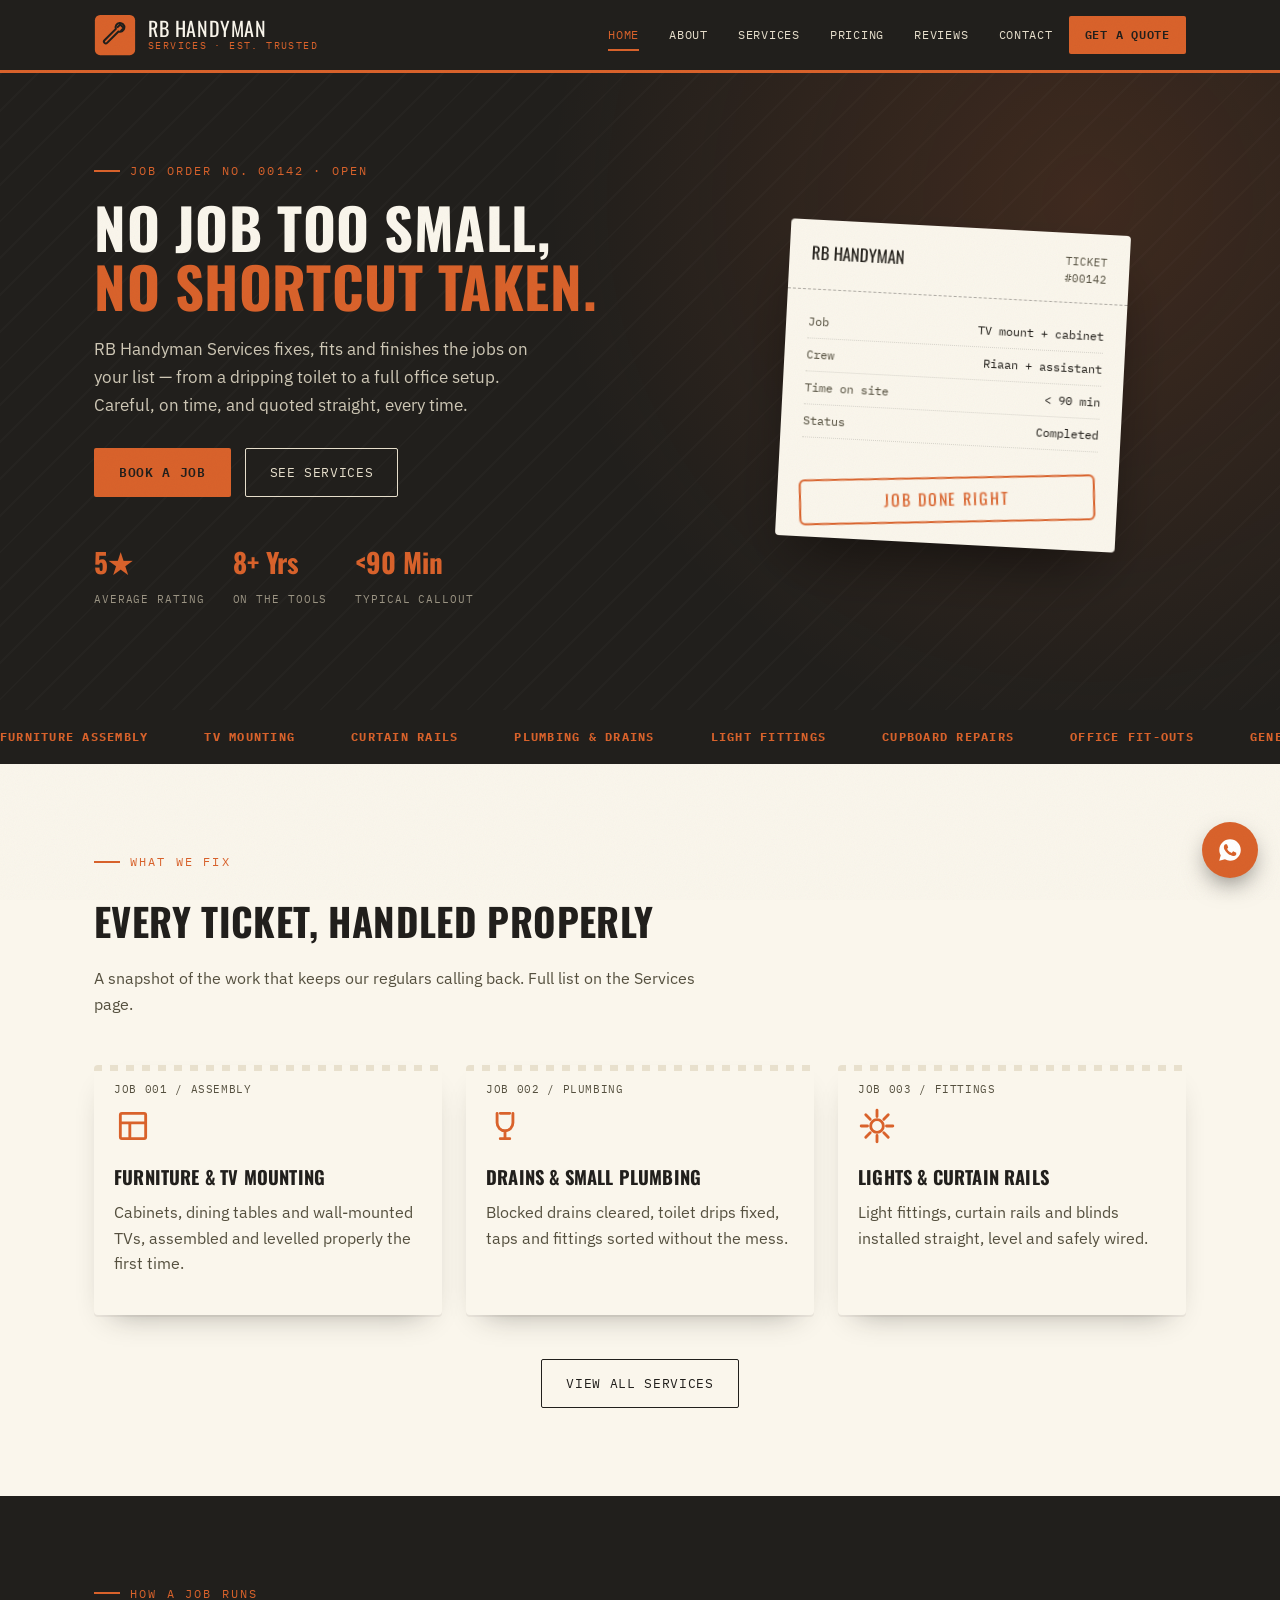
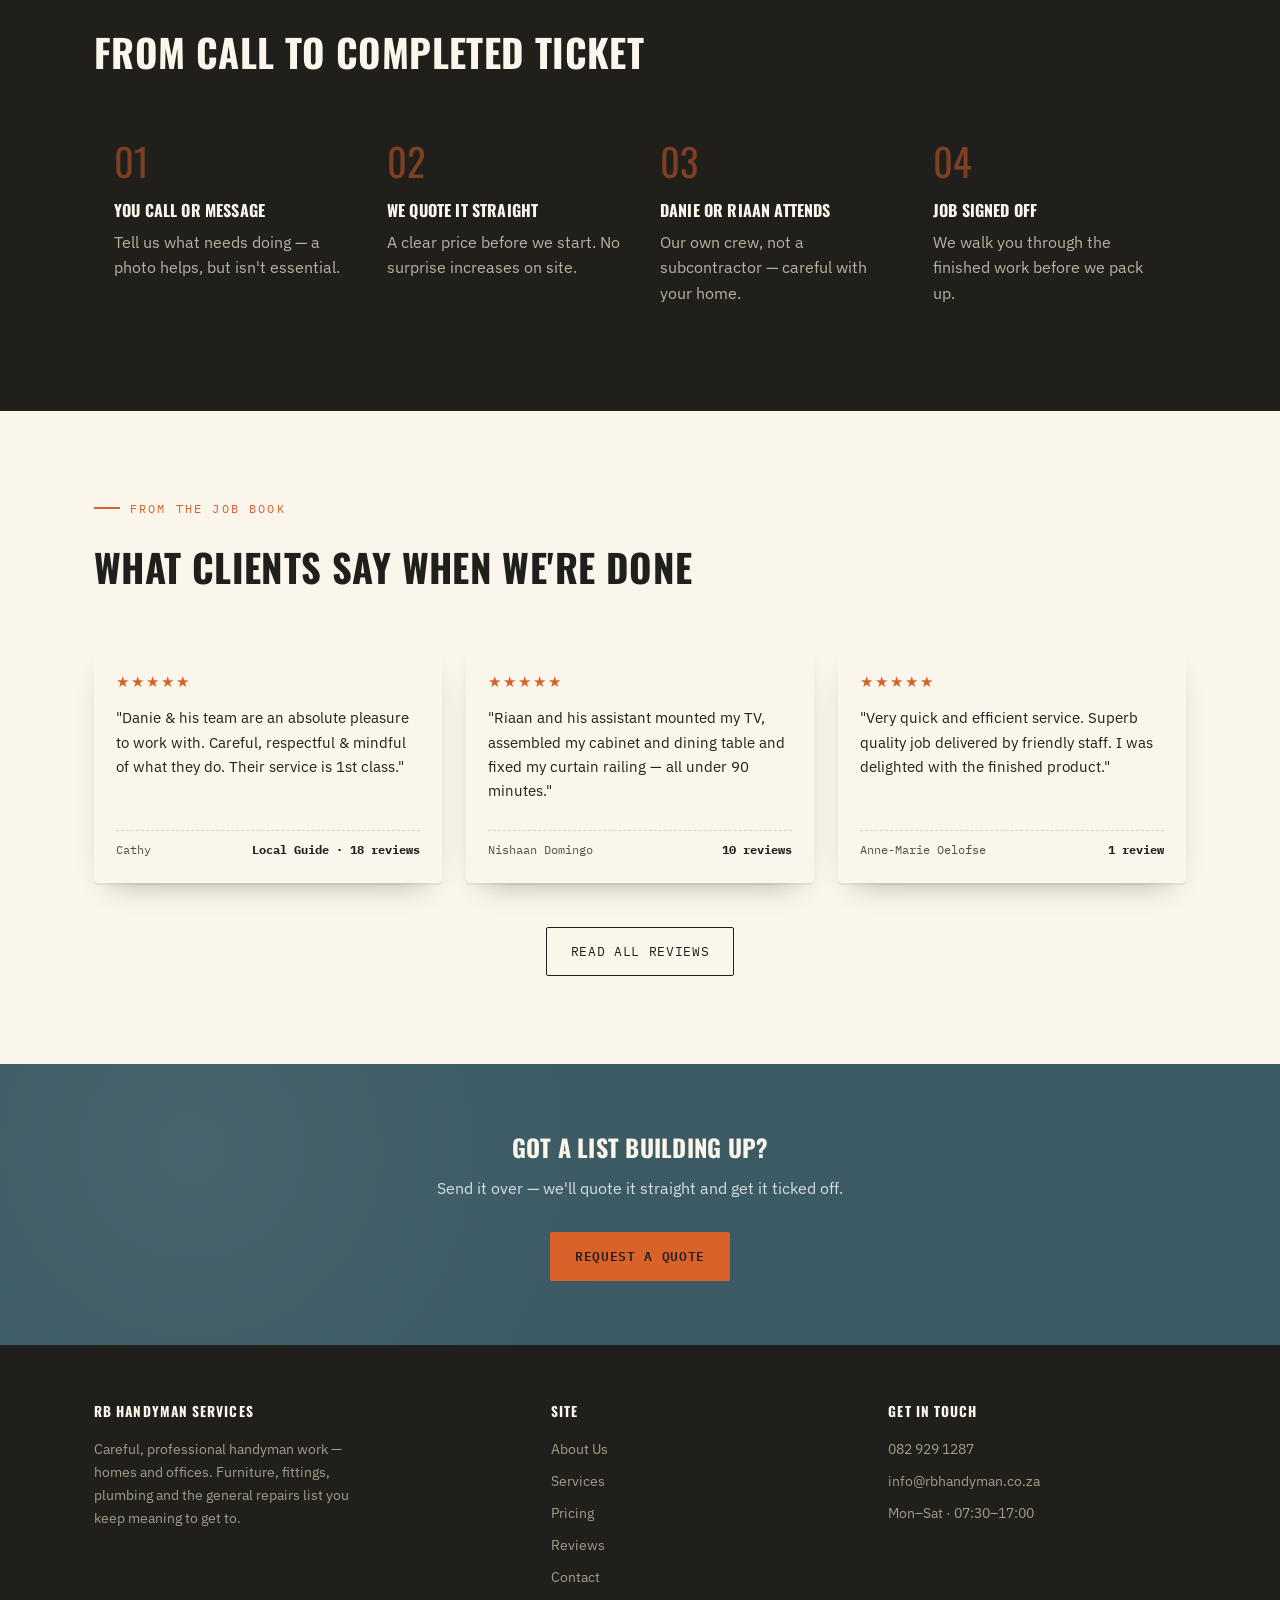
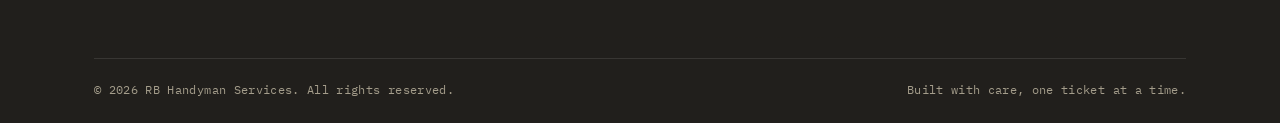
<file: index.html>
<!DOCTYPE html>
<html lang="en">
<head>
<meta charset="UTF-8">
<meta name="viewport" content="width=device-width, initial-scale=1.0">
<title>RB Handyman Services — Reliable Repairs &amp; Installations</title>
<meta name="description" content="RB Handyman Services — furniture assembly, TV mounting, plumbing, electrical fittings and general repairs. Careful, respectful, first-class work. Free quotes.">
<link rel="preconnect" href="https://fonts.googleapis.com">
<link href="https://fonts.googleapis.com/css2?family=Oswald:wght@400;500;600;700&family=IBM+Plex+Sans:wght@400;500;600&family=IBM+Plex+Mono:wght@400;500;600&display=swap" rel="stylesheet">
<link rel="stylesheet" href="css/style.css">
</head>
<body>
<div class="grain"></div>

<!-- ============ HEADER ============ -->
<header class="site-header">
  <div class="nav-row container">
    <a href="index.html" class="brand">
      <svg class="brand-mark" viewBox="0 0 48 48" fill="none" xmlns="http://www.w3.org/2000/svg">
        <rect x="1" y="1" width="46" height="46" rx="6" fill="#D9622B"/>
        <path d="M15 33L28 20a5 5 0 1 0-3-3L12 30a2.1 2.1 0 0 0 3 3z" stroke="#211F1C" stroke-width="2.3" stroke-linecap="round" stroke-linejoin="round" fill="none"/>
        <path d="M27 15l3-3 4 4-3 3" stroke="#211F1C" stroke-width="2.3" stroke-linecap="round" stroke-linejoin="round" fill="none"/>
      </svg>
      <span class="brand-text"><span class="name">RB Handyman</span><span class="tag">Services · Est. Trusted</span></span>
    </a>
    <button class="nav-toggle" aria-label="Toggle navigation" aria-expanded="false">
      <svg viewBox="0 0 24 24" fill="none" stroke="currentColor" stroke-width="2"><path d="M3 6h18M3 12h18M3 18h18" stroke-linecap="round"/></svg>
    </button>
    <nav class="nav-links">
      <a href="index.html" class="active">Home</a>
      <a href="about.html">About</a>
      <a href="services.html">Services</a>
      <a href="pricing.html">Pricing</a>
      <a href="reviews.html">Reviews</a>
      <a href="contact.html">Contact</a>
      <a href="contact.html" class="nav-cta">Get a Quote</a>
    </nav>
  </div>
</header>

<!-- ============ HERO ============ -->
<section class="hero">
  <div class="container">
    <div>
      <div class="eyebrow">Job Order No. 00142 · Open</div>
      <h1>No job too small,<br><em>no shortcut taken.</em></h1>
      <p class="lede">RB Handyman Services fixes, fits and finishes the jobs on your list — from a dripping toilet to a full office setup. Careful, on time, and quoted straight, every time.</p>
      <div class="hero-actions">
        <a href="contact.html" class="btn btn-primary">Book a Job</a>
        <a href="services.html" class="btn btn-outline on-dark">See Services</a>
      </div>
      <div class="hero-stats">
        <div class="stat"><b>5★</b><span>Average Rating</span></div>
        <div class="stat"><b>8+ Yrs</b><span>On The Tools</span></div>
        <div class="stat"><b>&lt;90 Min</b><span>Typical Callout</span></div>
      </div>
    </div>
    <div class="hero-ticket-wrap">
      <div class="hero-ticket">
        <div class="t-head">
          <span class="co">RB Handyman</span>
          <span class="no">TICKET<br>#00142</span>
        </div>
        <div class="t-body">
          <div class="t-row"><span>Job</span><span>TV mount + cabinet</span></div>
          <div class="t-row"><span>Crew</span><span>Riaan + assistant</span></div>
          <div class="t-row"><span>Time on site</span><span>&lt; 90 min</span></div>
          <div class="t-row"><span>Status</span><span>Completed</span></div>
        </div>
        <div class="t-stamp">Job Done Right</div>
      </div>
    </div>
  </div>
</section>

<!-- ============ MARQUEE ============ -->
<div class="marquee" aria-hidden="true">
  <div class="marquee-track">
    <span><strong>Furniture Assembly</strong></span>
    <span><strong>TV Mounting</strong></span>
    <span><strong>Curtain Rails</strong></span>
    <span><strong>Plumbing &amp; Drains</strong></span>
    <span><strong>Light Fittings</strong></span>
    <span><strong>Cupboard Repairs</strong></span>
    <span><strong>Office Fit-Outs</strong></span>
    <span><strong>General Repairs</strong></span>
    <span><strong>Furniture Assembly</strong></span>
    <span><strong>TV Mounting</strong></span>
    <span><strong>Curtain Rails</strong></span>
    <span><strong>Plumbing &amp; Drains</strong></span>
    <span><strong>Light Fittings</strong></span>
    <span><strong>Cupboard Repairs</strong></span>
    <span><strong>Office Fit-Outs</strong></span>
    <span><strong>General Repairs</strong></span>
  </div>
</div>

<!-- ============ SERVICES PREVIEW ============ -->
<section class="on-paper">
  <div class="container">
    <div class="section-head reveal">
      <div class="eyebrow">What We Fix</div>
      <h2>Every ticket, handled properly</h2>
      <p>A snapshot of the work that keeps our regulars calling back. Full list on the Services page.</p>
    </div>
    <div class="grid grid-3 reveal-group">
      <div class="ticket-card reveal">
        <span class="tc-num">JOB 001 / ASSEMBLY</span>
        <div class="tc-body">
          <svg class="tc-icon" viewBox="0 0 24 24" fill="none" stroke="currentColor" stroke-width="1.8"><rect x="4" y="4" width="16" height="16" rx="1"/><path d="M4 10h16M10 10v10" stroke-linecap="round"/></svg>
          <h3>Furniture &amp; TV Mounting</h3>
          <p>Cabinets, dining tables and wall-mounted TVs, assembled and levelled properly the first time.</p>
        </div>
      </div>
      <div class="ticket-card reveal">
        <span class="tc-num">JOB 002 / PLUMBING</span>
        <div class="tc-body">
          <svg class="tc-icon" viewBox="0 0 24 24" fill="none" stroke="currentColor" stroke-width="1.8"><path d="M7 4v6a5 5 0 0 0 10 0V4M9 4h6M12 15v5M9 20h6" stroke-linecap="round" stroke-linejoin="round"/></svg>
          <h3>Drains &amp; Small Plumbing</h3>
          <p>Blocked drains cleared, toilet drips fixed, taps and fittings sorted without the mess.</p>
        </div>
      </div>
      <div class="ticket-card reveal">
        <span class="tc-num">JOB 003 / FITTINGS</span>
        <div class="tc-body">
          <svg class="tc-icon" viewBox="0 0 24 24" fill="none" stroke="currentColor" stroke-width="1.8"><path d="M12 2v4M12 18v4M4.9 4.9l2.8 2.8M16.3 16.3l2.8 2.8M2 12h4M18 12h4M4.9 19.1l2.8-2.8M16.3 7.7l2.8-2.8" stroke-linecap="round"/><circle cx="12" cy="12" r="4"/></svg>
          <h3>Lights &amp; Curtain Rails</h3>
          <p>Light fittings, curtain rails and blinds installed straight, level and safely wired.</p>
        </div>
      </div>
    </div>
    <div style="text-align:center; margin-top:44px;" class="reveal">
      <a href="services.html" class="btn btn-outline">View All Services</a>
    </div>
  </div>
</section>

<!-- ============ WHY / PROCESS ============ -->
<section class="on-charcoal">
  <div class="container">
    <div class="section-head reveal">
      <div class="eyebrow">How A Job Runs</div>
      <h2>From call to completed ticket</h2>
    </div>
    <div class="steps reveal-group">
      <div class="step reveal"><span class="sn">01</span><h4>You call or message</h4><p>Tell us what needs doing — a photo helps, but isn't essential.</p></div>
      <div class="step reveal"><span class="sn">02</span><h4>We quote it straight</h4><p>A clear price before we start. No surprise increases on site.</p></div>
      <div class="step reveal"><span class="sn">03</span><h4>Danie or Riaan attends</h4><p>Our own crew, not a subcontractor — careful with your home.</p></div>
      <div class="step reveal"><span class="sn">04</span><h4>Job signed off</h4><p>We walk you through the finished work before we pack up.</p></div>
    </div>
  </div>
</section>

<!-- ============ TESTIMONIALS PREVIEW ============ -->
<section class="on-paper">
  <div class="container">
    <div class="section-head reveal">
      <div class="eyebrow">From The Job Book</div>
      <h2>What clients say when we're done</h2>
    </div>
    <div class="grid grid-3 reveal-group">
      <div class="review-card reveal">
        <div class="stars">★★★★★</div>
        <p>"Danie &amp; his team are an absolute pleasure to work with. Careful, respectful &amp; mindful of what they do. Their service is 1st class."</p>
        <div class="who"><span>Cathy</span><b>Local Guide · 18 reviews</b></div>
      </div>
      <div class="review-card reveal">
        <div class="stars">★★★★★</div>
        <p>"Riaan and his assistant mounted my TV, assembled my cabinet and dining table and fixed my curtain railing — all under 90 minutes."</p>
        <div class="who"><span>Nishaan Domingo</span><b>10 reviews</b></div>
      </div>
      <div class="review-card reveal">
        <div class="stars">★★★★★</div>
        <p>"Very quick and efficient service. Superb quality job delivered by friendly staff. I was delighted with the finished product."</p>
        <div class="who"><span>Anne-Marie Oelofse</span><b>1 review</b></div>
      </div>
    </div>
    <div style="text-align:center; margin-top:44px;" class="reveal">
      <a href="reviews.html" class="btn btn-outline">Read All Reviews</a>
    </div>
  </div>
</section>

<!-- ============ CTA ============ -->
<section class="cta-band">
  <div class="container reveal">
    <h2>Got a list building up?</h2>
    <p>Send it over — we'll quote it straight and get it ticked off.</p>
    <div class="hero-actions"><a href="contact.html" class="btn btn-primary">Request a Quote</a></div>
  </div>
</section>

<!-- ============ FOOTER ============ -->
<footer class="site-footer">
  <div class="container">
    <div class="footer-grid">
      <div>
        <h4>RB Handyman Services</h4>
        <p style="color:#a49d8b; font-size:0.9rem; max-width:34ch;">Careful, professional handyman work — homes and offices. Furniture, fittings, plumbing and the general repairs list you keep meaning to get to.</p>
      </div>
      <div>
        <h4>Site</h4>
        <ul>
          <li><a href="about.html">About Us</a></li>
          <li><a href="services.html">Services</a></li>
          <li><a href="pricing.html">Pricing</a></li>
          <li><a href="reviews.html">Reviews</a></li>
          <li><a href="contact.html">Contact</a></li>
        </ul>
      </div>
      <div>
        <h4>Get In Touch</h4>
        <ul>
          <li><a href="tel:0829291287">082 929 1287</a></li>
          <li><a href="mailto:info@rbhandyman.co.za">info@rbhandyman.co.za</a></li>
          <li><span>Mon–Sat · 07:30–17:00</span></li>
        </ul>
      </div>
    </div>
    <div class="perf" style="margin-bottom:20px;"></div>
    <div class="footer-bottom">
      <span>© 2026 RB Handyman Services. All rights reserved.</span>
      <span>Built with care, one ticket at a time.</span>
    </div>
  </div>
</footer>

<a class="float-wa" href="https://wa.me/27829291287" target="_blank" rel="noopener" aria-label="Chat on WhatsApp">
  <svg viewBox="0 0 24 24" fill="currentColor"><path d="M12.04 2C6.58 2 2.13 6.45 2.13 11.91c0 1.75.46 3.44 1.32 4.94L2.05 22l5.29-1.39c1.44.78 3.06 1.2 4.7 1.2h.01c5.46 0 9.91-4.45 9.91-9.91C21.96 6.45 17.5 2 12.04 2zm5.8 14.06c-.24.68-1.4 1.3-1.93 1.38-.5.08-1.12.11-1.8-.11-.42-.13-.96-.31-1.65-.6-2.9-1.25-4.8-4.16-4.94-4.35-.14-.19-1.18-1.57-1.18-3 0-1.42.75-2.12 1.02-2.41.27-.29.58-.36.78-.36.19 0 .39 0 .56.01.18.01.42-.07.65.5.24.58.82 2 .89 2.15.07.14.11.31.02.5-.09.19-.14.31-.27.47-.14.16-.29.36-.41.48-.14.14-.28.29-.12.56.16.28.72 1.19 1.55 1.93 1.06.95 1.96 1.24 2.24 1.38.28.14.44.12.6-.07.16-.19.68-.79.87-1.06.18-.28.37-.23.62-.14.26.09 1.63.77 1.9.91.28.14.46.21.53.33.07.12.07.68-.17 1.36z"/></svg>
</a>

<script src="js/script.js"></script>
</body>
</html>
</file>
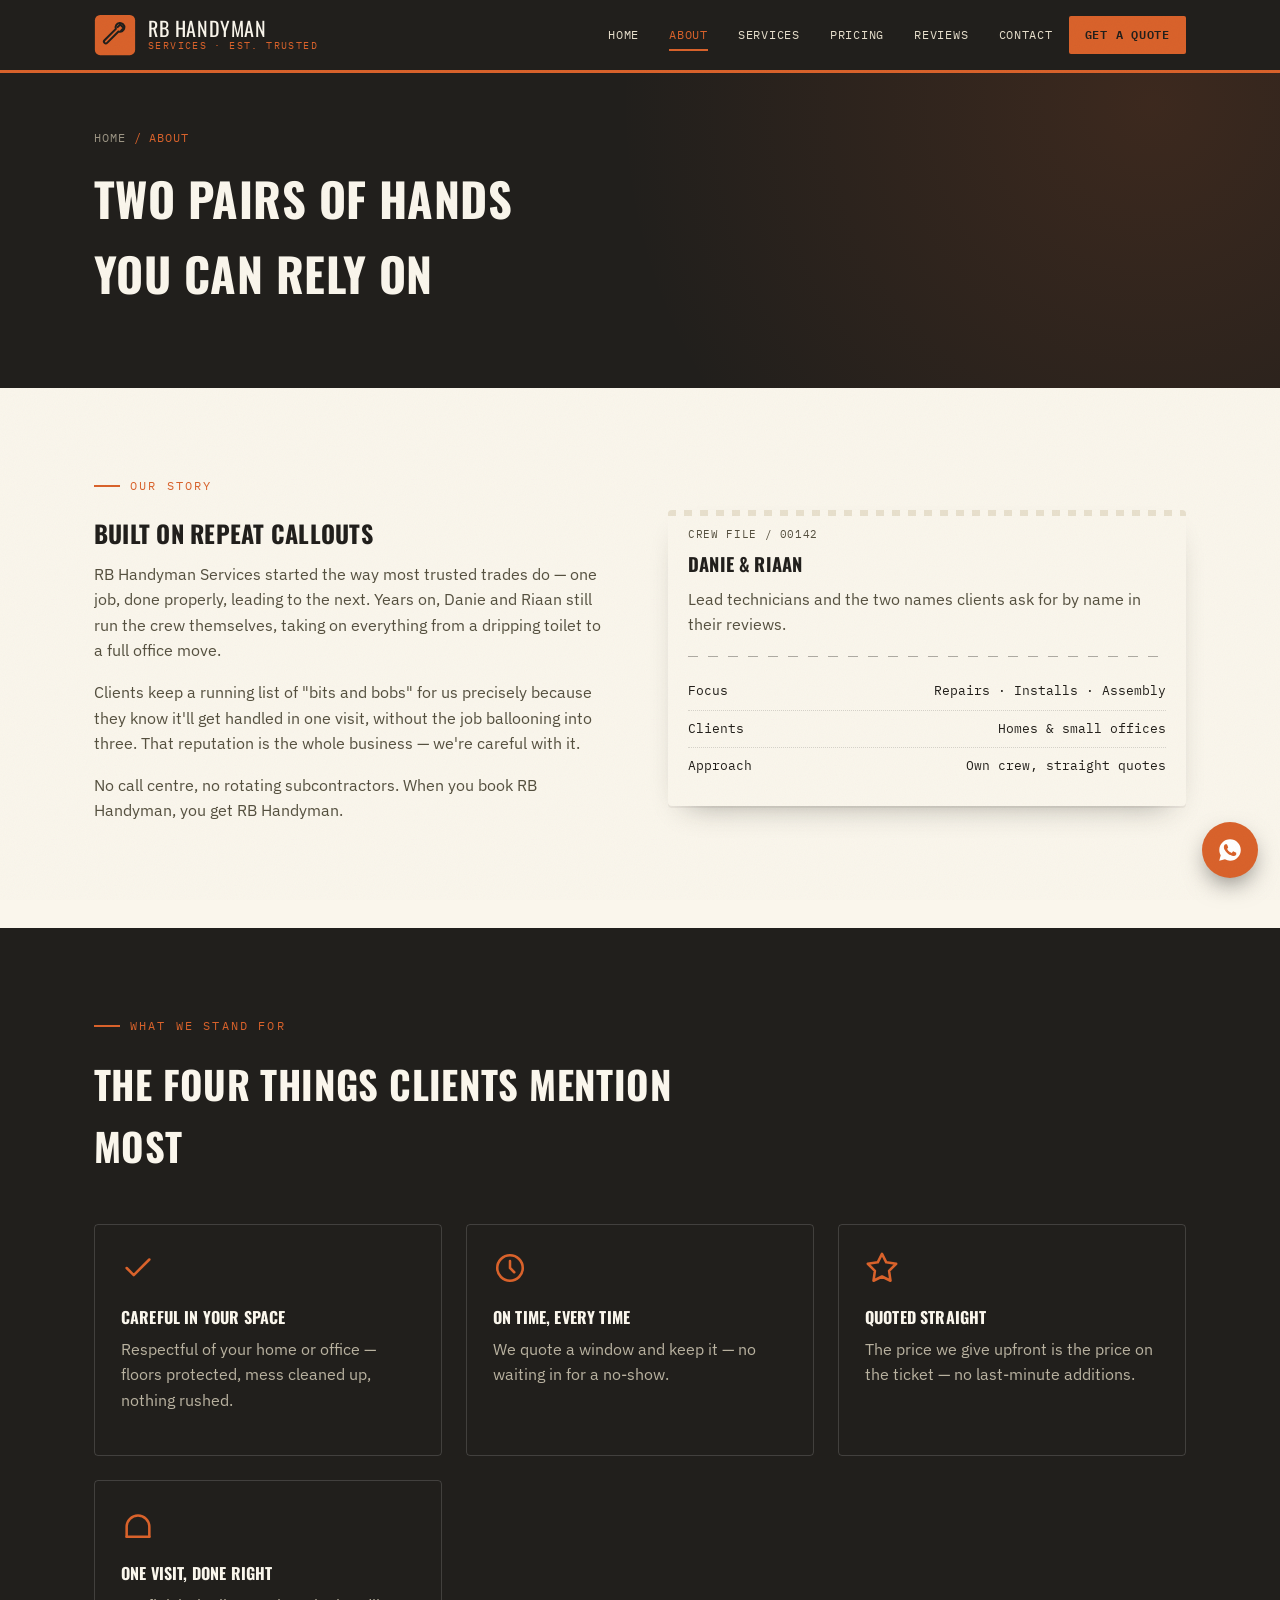
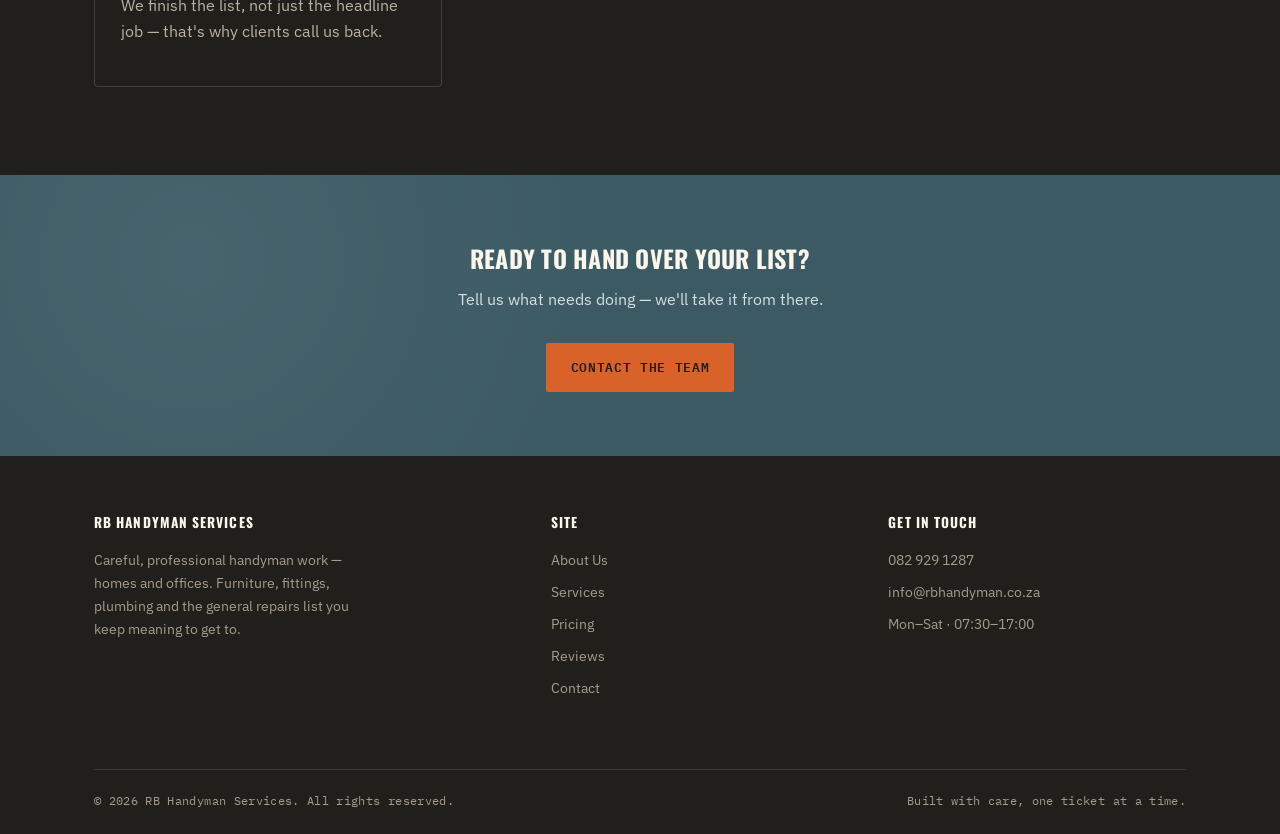
<file: about.html>
<!DOCTYPE html>
<html lang="en">
<head>
<meta charset="UTF-8">
<meta name="viewport" content="width=device-width, initial-scale=1.0">
<title>About Us — RB Handyman Services</title>
<meta name="description" content="Meet the team behind RB Handyman Services — years of hands-on repair, installation and maintenance work, done properly.">
<link rel="preconnect" href="https://fonts.googleapis.com">
<link href="https://fonts.googleapis.com/css2?family=Oswald:wght@400;500;600;700&family=IBM+Plex+Sans:wght@400;500;600&family=IBM+Plex+Mono:wght@400;500;600&display=swap" rel="stylesheet">
<link rel="stylesheet" href="css/style.css">
</head>
<body>
<div class="grain"></div>

<header class="site-header">
  <div class="nav-row container">
    <a href="index.html" class="brand">
      <svg class="brand-mark" viewBox="0 0 48 48" fill="none" xmlns="http://www.w3.org/2000/svg">
        <rect x="1" y="1" width="46" height="46" rx="6" fill="#D9622B"/>
        <path d="M15 33L28 20a5 5 0 1 0-3-3L12 30a2.1 2.1 0 0 0 3 3z" stroke="#211F1C" stroke-width="2.3" stroke-linecap="round" stroke-linejoin="round" fill="none"/>
        <path d="M27 15l3-3 4 4-3 3" stroke="#211F1C" stroke-width="2.3" stroke-linecap="round" stroke-linejoin="round" fill="none"/>
      </svg>
      <span class="brand-text"><span class="name">RB Handyman</span><span class="tag">Services · Est. Trusted</span></span>
    </a>
    <button class="nav-toggle" aria-label="Toggle navigation" aria-expanded="false">
      <svg viewBox="0 0 24 24" fill="none" stroke="currentColor" stroke-width="2"><path d="M3 6h18M3 12h18M3 18h18" stroke-linecap="round"/></svg>
    </button>
    <nav class="nav-links">
      <a href="index.html">Home</a>
      <a href="about.html" class="active">About</a>
      <a href="services.html">Services</a>
      <a href="pricing.html">Pricing</a>
      <a href="reviews.html">Reviews</a>
      <a href="contact.html">Contact</a>
      <a href="contact.html" class="nav-cta">Get a Quote</a>
    </nav>
  </div>
</header>

<section class="page-hero">
  <div class="container">
    <div class="breadcrumb"><a href="index.html">Home</a> / About</div>
    <h1>Two pairs of hands<br>you can rely on</h1>
  </div>
</section>

<section class="on-paper">
  <div class="container">
    <div class="grid grid-2" style="align-items:center; gap:56px;">
      <div class="reveal">
        <div class="eyebrow">Our Story</div>
        <h2>Built on repeat callouts</h2>
        <p>RB Handyman Services started the way most trusted trades do — one job, done properly, leading to the next. Years on, Danie and Riaan still run the crew themselves, taking on everything from a dripping toilet to a full office move.</p>
        <p>Clients keep a running list of "bits and bobs" for us precisely because they know it'll get handled in one visit, without the job ballooning into three. That reputation is the whole business — we're careful with it.</p>
        <p>No call centre, no rotating subcontractors. When you book RB Handyman, you get RB Handyman.</p>
      </div>
      <div class="ticket-card reveal">
        <span class="tc-num">CREW FILE / 00142</span>
        <div class="tc-body">
          <h3>Danie &amp; Riaan</h3>
          <p style="margin-bottom:18px;">Lead technicians and the two names clients ask for by name in their reviews.</p>
          <div class="perf" style="margin:16px 0;"></div>
          <div class="t-row" style="display:flex; justify-content:space-between; font-family:var(--font-mono); font-size:0.8rem; padding:8px 0; border-bottom:1px dotted var(--line);"><span>Focus</span><span>Repairs · Installs · Assembly</span></div>
          <div class="t-row" style="display:flex; justify-content:space-between; font-family:var(--font-mono); font-size:0.8rem; padding:8px 0; border-bottom:1px dotted var(--line);"><span>Clients</span><span>Homes &amp; small offices</span></div>
          <div class="t-row" style="display:flex; justify-content:space-between; font-family:var(--font-mono); font-size:0.8rem; padding:8px 0;"><span>Approach</span><span>Own crew, straight quotes</span></div>
        </div>
      </div>
    </div>
  </div>
</section>

<section class="on-charcoal">
  <div class="container">
    <div class="section-head reveal">
      <div class="eyebrow">What We Stand For</div>
      <h2>The four things clients mention most</h2>
    </div>
    <div class="grid grid-3 reveal-group">
      <div class="reveal" style="border:1px solid rgba(255,255,255,0.15); border-radius:4px; padding:26px;">
        <svg width="34" height="34" viewBox="0 0 24 24" fill="none" stroke="#D9622B" stroke-width="1.8" style="margin-bottom:12px;"><path d="M20 6L9 17l-5-5" stroke-linecap="round" stroke-linejoin="round"/></svg>
        <h4 style="color:#faf6ec;">Careful in your space</h4>
        <p>Respectful of your home or office — floors protected, mess cleaned up, nothing rushed.</p>
      </div>
      <div class="reveal" style="border:1px solid rgba(255,255,255,0.15); border-radius:4px; padding:26px;">
        <svg width="34" height="34" viewBox="0 0 24 24" fill="none" stroke="#D9622B" stroke-width="1.8" style="margin-bottom:12px;"><circle cx="12" cy="12" r="9"/><path d="M12 7v5l3 3" stroke-linecap="round"/></svg>
        <h4 style="color:#faf6ec;">On time, every time</h4>
        <p>We quote a window and keep it — no waiting in for a no-show.</p>
      </div>
      <div class="reveal" style="border:1px solid rgba(255,255,255,0.15); border-radius:4px; padding:26px;">
        <svg width="34" height="34" viewBox="0 0 24 24" fill="none" stroke="#D9622B" stroke-width="1.8" style="margin-bottom:12px;"><path d="M12 2l3 6 7 1-5 5 1 7-6-3-6 3 1-7-5-5 7-1z" stroke-linejoin="round"/></svg>
        <h4 style="color:#faf6ec;">Quoted straight</h4>
        <p>The price we give upfront is the price on the ticket — no last-minute additions.</p>
      </div>
      <div class="reveal" style="border:1px solid rgba(255,255,255,0.15); border-radius:4px; padding:26px;">
        <svg width="34" height="34" viewBox="0 0 24 24" fill="none" stroke="#D9622B" stroke-width="1.8" style="margin-bottom:12px;"><path d="M4 21v-7a8 8 0 0 1 16 0v7" stroke-linecap="round"/><path d="M4 21h16" stroke-linecap="round"/></svg>
        <h4 style="color:#faf6ec;">One visit, done right</h4>
        <p>We finish the list, not just the headline job — that's why clients call us back.</p>
      </div>
    </div>
  </div>
</section>

<section class="cta-band">
  <div class="container reveal">
    <h2>Ready to hand over your list?</h2>
    <p>Tell us what needs doing — we'll take it from there.</p>
    <div class="hero-actions"><a href="contact.html" class="btn btn-primary">Contact The Team</a></div>
  </div>
</section>

<footer class="site-footer">
  <div class="container">
    <div class="footer-grid">
      <div>
        <h4>RB Handyman Services</h4>
        <p style="color:#a49d8b; font-size:0.9rem; max-width:34ch;">Careful, professional handyman work — homes and offices. Furniture, fittings, plumbing and the general repairs list you keep meaning to get to.</p>
      </div>
      <div>
        <h4>Site</h4>
        <ul>
          <li><a href="about.html">About Us</a></li>
          <li><a href="services.html">Services</a></li>
          <li><a href="pricing.html">Pricing</a></li>
          <li><a href="reviews.html">Reviews</a></li>
          <li><a href="contact.html">Contact</a></li>
        </ul>
      </div>
      <div>
        <h4>Get In Touch</h4>
        <ul>
          <li><a href="tel:0829291287">082 929 1287</a></li>
          <li><a href="mailto:info@rbhandyman.co.za">info@rbhandyman.co.za</a></li>
          <li><span>Mon–Sat · 07:30–17:00</span></li>
        </ul>
      </div>
    </div>
    <div class="perf" style="margin-bottom:20px;"></div>
    <div class="footer-bottom">
      <span>© 2026 RB Handyman Services. All rights reserved.</span>
      <span>Built with care, one ticket at a time.</span>
    </div>
  </div>
</footer>

<a class="float-wa" href="https://wa.me/27829291287" target="_blank" rel="noopener" aria-label="Chat on WhatsApp">
  <svg viewBox="0 0 24 24" fill="currentColor"><path d="M12.04 2C6.58 2 2.13 6.45 2.13 11.91c0 1.75.46 3.44 1.32 4.94L2.05 22l5.29-1.39c1.44.78 3.06 1.2 4.7 1.2h.01c5.46 0 9.91-4.45 9.91-9.91C21.96 6.45 17.5 2 12.04 2zm5.8 14.06c-.24.68-1.4 1.3-1.93 1.38-.5.08-1.12.11-1.8-.11-.42-.13-.96-.31-1.65-.6-2.9-1.25-4.8-4.16-4.94-4.35-.14-.19-1.18-1.57-1.18-3 0-1.42.75-2.12 1.02-2.41.27-.29.58-.36.78-.36.19 0 .39 0 .56.01.18.01.42-.07.65.5.24.58.82 2 .89 2.15.07.14.11.31.02.5-.09.19-.14.31-.27.47-.14.16-.29.36-.41.48-.14.14-.28.29-.12.56.16.28.72 1.19 1.55 1.93 1.06.95 1.96 1.24 2.24 1.38.28.14.44.12.6-.07.16-.19.68-.79.87-1.06.18-.28.37-.23.62-.14.26.09 1.63.77 1.9.91.28.14.46.21.53.33.07.12.07.68-.17 1.36z"/></svg>
</a>

<script src="js/script.js"></script>
</body>
</html>
</file>
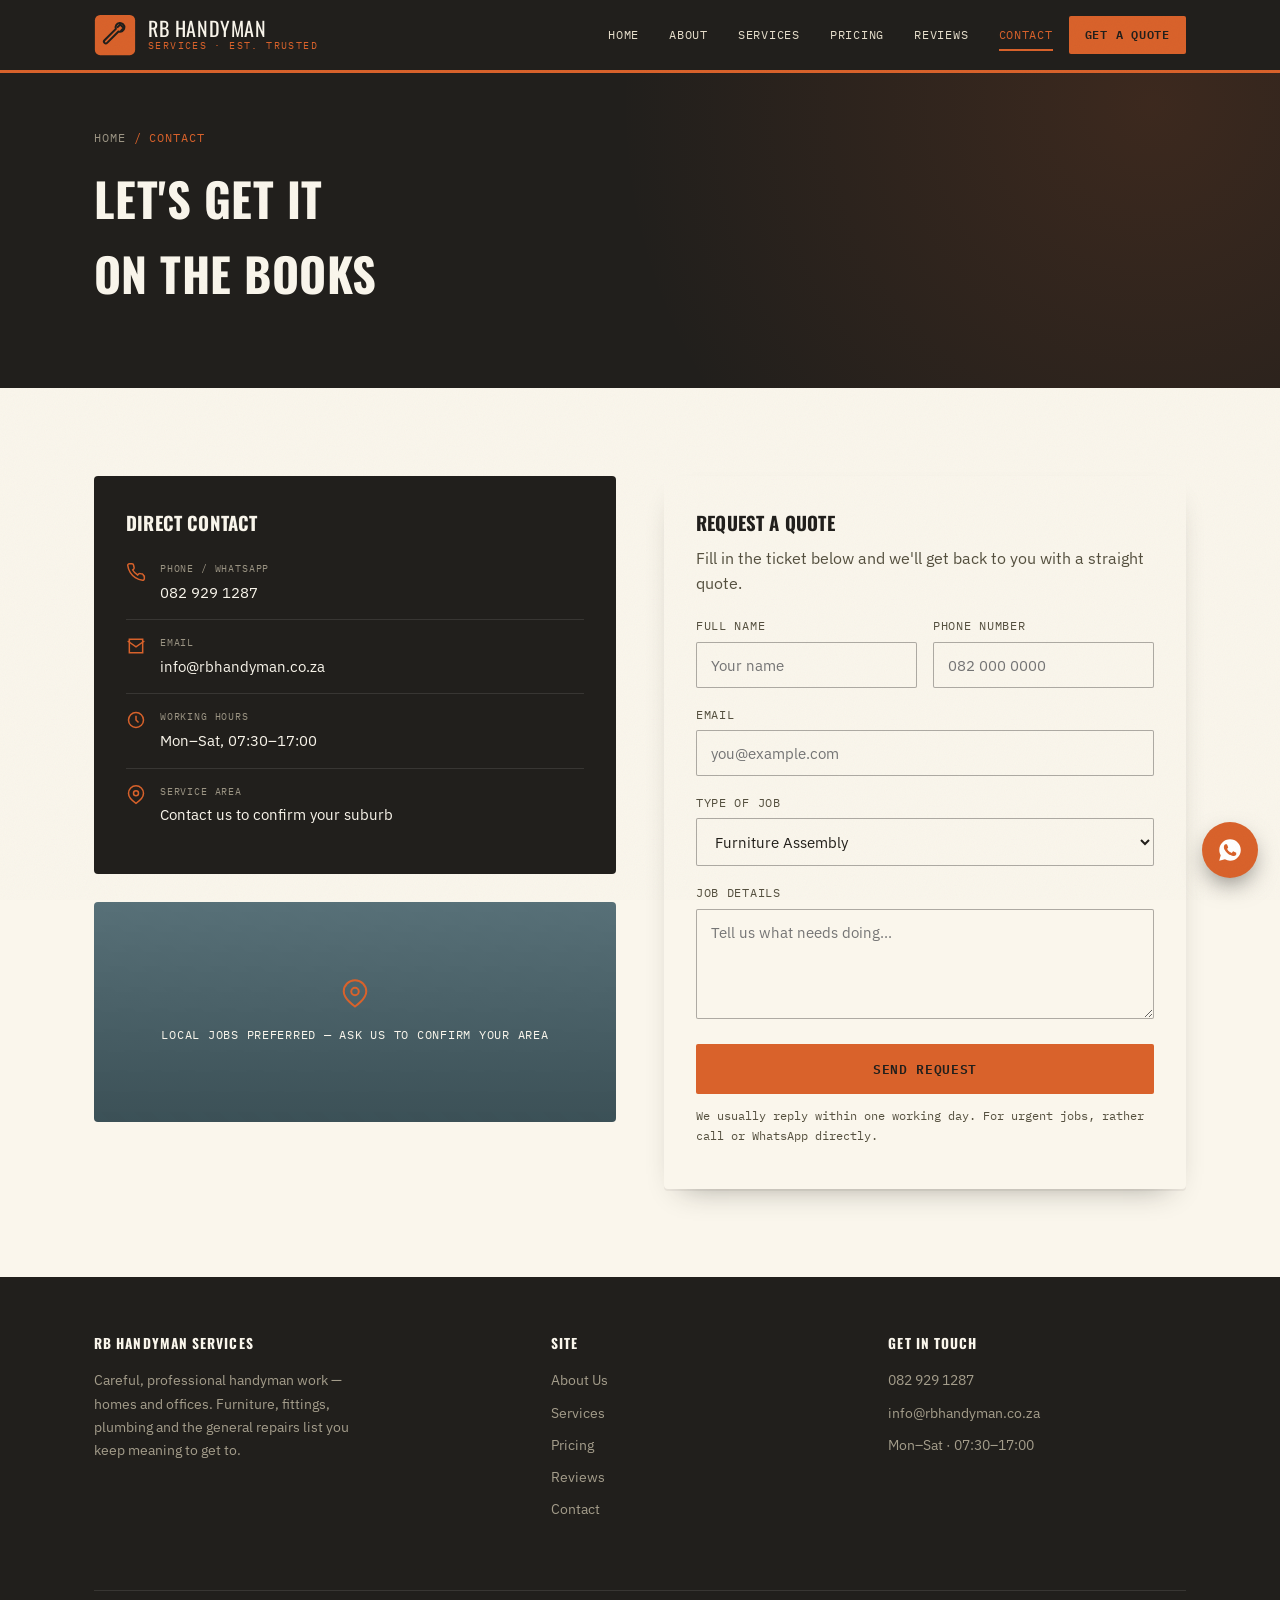
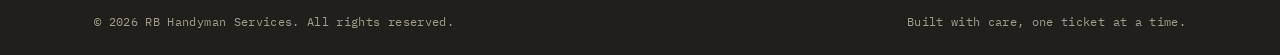
<file: contact.html>
<!DOCTYPE html>
<html lang="en">
<head>
<meta charset="UTF-8">
<meta name="viewport" content="width=device-width, initial-scale=1.0">
<title>Contact — RB Handyman Services</title>
<meta name="description" content="Book a job or get a free quote from RB Handyman Services. Call, WhatsApp or send us your job details.">
<link rel="preconnect" href="https://fonts.googleapis.com">
<link href="https://fonts.googleapis.com/css2?family=Oswald:wght@400;500;600;700&family=IBM+Plex+Sans:wght@400;500;600&family=IBM+Plex+Mono:wght@400;500;600&display=swap" rel="stylesheet">
<link rel="stylesheet" href="css/style.css">
</head>
<body>
<div class="grain"></div>

<header class="site-header">
  <div class="nav-row container">
    <a href="index.html" class="brand">
      <svg class="brand-mark" viewBox="0 0 48 48" fill="none" xmlns="http://www.w3.org/2000/svg">
        <rect x="1" y="1" width="46" height="46" rx="6" fill="#D9622B"/>
        <path d="M15 33L28 20a5 5 0 1 0-3-3L12 30a2.1 2.1 0 0 0 3 3z" stroke="#211F1C" stroke-width="2.3" stroke-linecap="round" stroke-linejoin="round" fill="none"/>
        <path d="M27 15l3-3 4 4-3 3" stroke="#211F1C" stroke-width="2.3" stroke-linecap="round" stroke-linejoin="round" fill="none"/>
      </svg>
      <span class="brand-text"><span class="name">RB Handyman</span><span class="tag">Services · Est. Trusted</span></span>
    </a>
    <button class="nav-toggle" aria-label="Toggle navigation" aria-expanded="false">
      <svg viewBox="0 0 24 24" fill="none" stroke="currentColor" stroke-width="2"><path d="M3 6h18M3 12h18M3 18h18" stroke-linecap="round"/></svg>
    </button>
    <nav class="nav-links">
      <a href="index.html">Home</a>
      <a href="about.html">About</a>
      <a href="services.html">Services</a>
      <a href="pricing.html">Pricing</a>
      <a href="reviews.html">Reviews</a>
      <a href="contact.html" class="active">Contact</a>
      <a href="contact.html" class="nav-cta">Get a Quote</a>
    </nav>
  </div>
</header>

<section class="page-hero">
  <div class="container">
    <div class="breadcrumb"><a href="index.html">Home</a> / Contact</div>
    <h1>Let's get it<br>on the books</h1>
  </div>
</section>

<section class="on-paper">
  <div class="container">
    <div class="contact-grid">

      <div class="reveal">
        <div class="info-card">
          <h3>Direct Contact</h3>
          <div class="info-row">
            <svg viewBox="0 0 24 24" fill="none" stroke="currentColor" stroke-width="1.8"><path d="M22 16.9v3a2 2 0 0 1-2.2 2 19.8 19.8 0 0 1-8.6-3.1 19.5 19.5 0 0 1-6-6 19.8 19.8 0 0 1-3.1-8.7A2 2 0 0 1 4.1 2h3a2 2 0 0 1 2 1.7c.1.9.3 1.8.6 2.7a2 2 0 0 1-.5 2.1L8 9.6a16 16 0 0 0 6 6l1.1-1.2a2 2 0 0 1 2.1-.5c.9.3 1.8.5 2.7.6a2 2 0 0 1 1.1 2z"/></svg>
            <div><span class="lbl">Phone / WhatsApp</span><a href="tel:0829291287">082 929 1287</a></div>
          </div>
          <div class="info-row">
            <svg viewBox="0 0 24 24" fill="none" stroke="currentColor" stroke-width="1.8"><path d="M4 4h16v16H4z"/><path d="M22 6l-10 7L2 6"/></svg>
            <div><span class="lbl">Email</span><a href="mailto:info@rbhandyman.co.za">info@rbhandyman.co.za</a></div>
          </div>
          <div class="info-row">
            <svg viewBox="0 0 24 24" fill="none" stroke="currentColor" stroke-width="1.8"><circle cx="12" cy="12" r="9"/><path d="M12 7v5l3 3"/></svg>
            <div><span class="lbl">Working Hours</span><span>Mon–Sat, 07:30–17:00</span></div>
          </div>
          <div class="info-row">
            <svg viewBox="0 0 24 24" fill="none" stroke="currentColor" stroke-width="1.8"><path d="M21 10c0 6-9 12-9 12s-9-6-9-12a9 9 0 1 1 18 0z"/><circle cx="12" cy="10" r="3"/></svg>
            <div><span class="lbl">Service Area</span><span>Contact us to confirm your suburb</span></div>
          </div>
        </div>

        <div class="map-block">
          <div>
            <svg class="pin" viewBox="0 0 24 24" fill="none" stroke="currentColor" stroke-width="1.6"><path d="M21 10c0 6-9 12-9 12s-9-6-9-12a9 9 0 1 1 18 0z"/><circle cx="12" cy="10" r="3"/></svg>
            <div style="font-family:var(--font-mono); font-size:0.78rem; letter-spacing:0.06em; text-transform:uppercase;">Local jobs preferred — ask us to confirm your area</div>
          </div>
        </div>
      </div>

      <div class="reveal">
        <div class="form-card">
          <h3>Request a Quote</h3>
          <p style="margin-bottom:20px;">Fill in the ticket below and we'll get back to you with a straight quote.</p>
          <form id="contact-form">
            <div class="field-row">
              <div class="field">
                <label for="name">Full Name</label>
                <input type="text" id="name" name="name" placeholder="Your name" required>
              </div>
              <div class="field">
                <label for="phone">Phone Number</label>
                <input type="tel" id="phone" name="phone" placeholder="082 000 0000" required>
              </div>
            </div>
            <div class="field">
              <label for="email">Email</label>
              <input type="email" id="email" name="email" placeholder="you@example.com">
            </div>
            <div class="field">
              <label for="service">Type of Job</label>
              <select id="service" name="service">
                <option>Furniture Assembly</option>
                <option>TV Mounting</option>
                <option>Curtain Rails / Blinds</option>
                <option>Lights / Small Electrical</option>
                <option>Plumbing / Drains</option>
                <option>Cupboard / Cabinet Repair</option>
                <option>Office Fit-Out</option>
                <option>General Repairs / Other</option>
              </select>
            </div>
            <div class="field">
              <label for="message">Job Details</label>
              <textarea id="message" name="message" placeholder="Tell us what needs doing..." required></textarea>
            </div>
            <button type="submit" class="btn btn-primary" style="width:100%; justify-content:center;">Send Request</button>
            <p class="form-note">We usually reply within one working day. For urgent jobs, rather call or WhatsApp directly.</p>
            <div class="form-success" id="form-success">
              <svg viewBox="0 0 24 24" fill="none" stroke="currentColor" stroke-width="2"><path d="M20 6L9 17l-5-5"/></svg>
              Ticket received — we'll be in touch shortly.
            </div>
          </form>
        </div>
      </div>

    </div>
  </div>
</section>

<footer class="site-footer">
  <div class="container">
    <div class="footer-grid">
      <div>
        <h4>RB Handyman Services</h4>
        <p style="color:#a49d8b; font-size:0.9rem; max-width:34ch;">Careful, professional handyman work — homes and offices. Furniture, fittings, plumbing and the general repairs list you keep meaning to get to.</p>
      </div>
      <div>
        <h4>Site</h4>
        <ul>
          <li><a href="about.html">About Us</a></li>
          <li><a href="services.html">Services</a></li>
          <li><a href="pricing.html">Pricing</a></li>
          <li><a href="reviews.html">Reviews</a></li>
          <li><a href="contact.html">Contact</a></li>
        </ul>
      </div>
      <div>
        <h4>Get In Touch</h4>
        <ul>
          <li><a href="tel:0829291287">082 929 1287</a></li>
          <li><a href="mailto:info@rbhandyman.co.za">info@rbhandyman.co.za</a></li>
          <li><span>Mon–Sat · 07:30–17:00</span></li>
        </ul>
      </div>
    </div>
    <div class="perf" style="margin-bottom:20px;"></div>
    <div class="footer-bottom">
      <span>© 2026 RB Handyman Services. All rights reserved.</span>
      <span>Built with care, one ticket at a time.</span>
    </div>
  </div>
</footer>

<a class="float-wa" href="https://wa.me/27829291287" target="_blank" rel="noopener" aria-label="Chat on WhatsApp">
  <svg viewBox="0 0 24 24" fill="currentColor"><path d="M12.04 2C6.58 2 2.13 6.45 2.13 11.91c0 1.75.46 3.44 1.32 4.94L2.05 22l5.29-1.39c1.44.78 3.06 1.2 4.7 1.2h.01c5.46 0 9.91-4.45 9.91-9.91C21.96 6.45 17.5 2 12.04 2zm5.8 14.06c-.24.68-1.4 1.3-1.93 1.38-.5.08-1.12.11-1.8-.11-.42-.13-.96-.31-1.65-.6-2.9-1.25-4.8-4.16-4.94-4.35-.14-.19-1.18-1.57-1.18-3 0-1.42.75-2.12 1.02-2.41.27-.29.58-.36.78-.36.19 0 .39 0 .56.01.18.01.42-.07.65.5.24.58.82 2 .89 2.15.07.14.11.31.02.5-.09.19-.14.31-.27.47-.14.16-.29.36-.41.48-.14.14-.28.29-.12.56.16.28.72 1.19 1.55 1.93 1.06.95 1.96 1.24 2.24 1.38.28.14.44.12.6-.07.16-.19.68-.79.87-1.06.18-.28.37-.23.62-.14.26.09 1.63.77 1.9.91.28.14.46.21.53.33.07.12.07.68-.17 1.36z"/></svg>
</a>

<script src="js/script.js"></script>
</body>
</html>
</file>
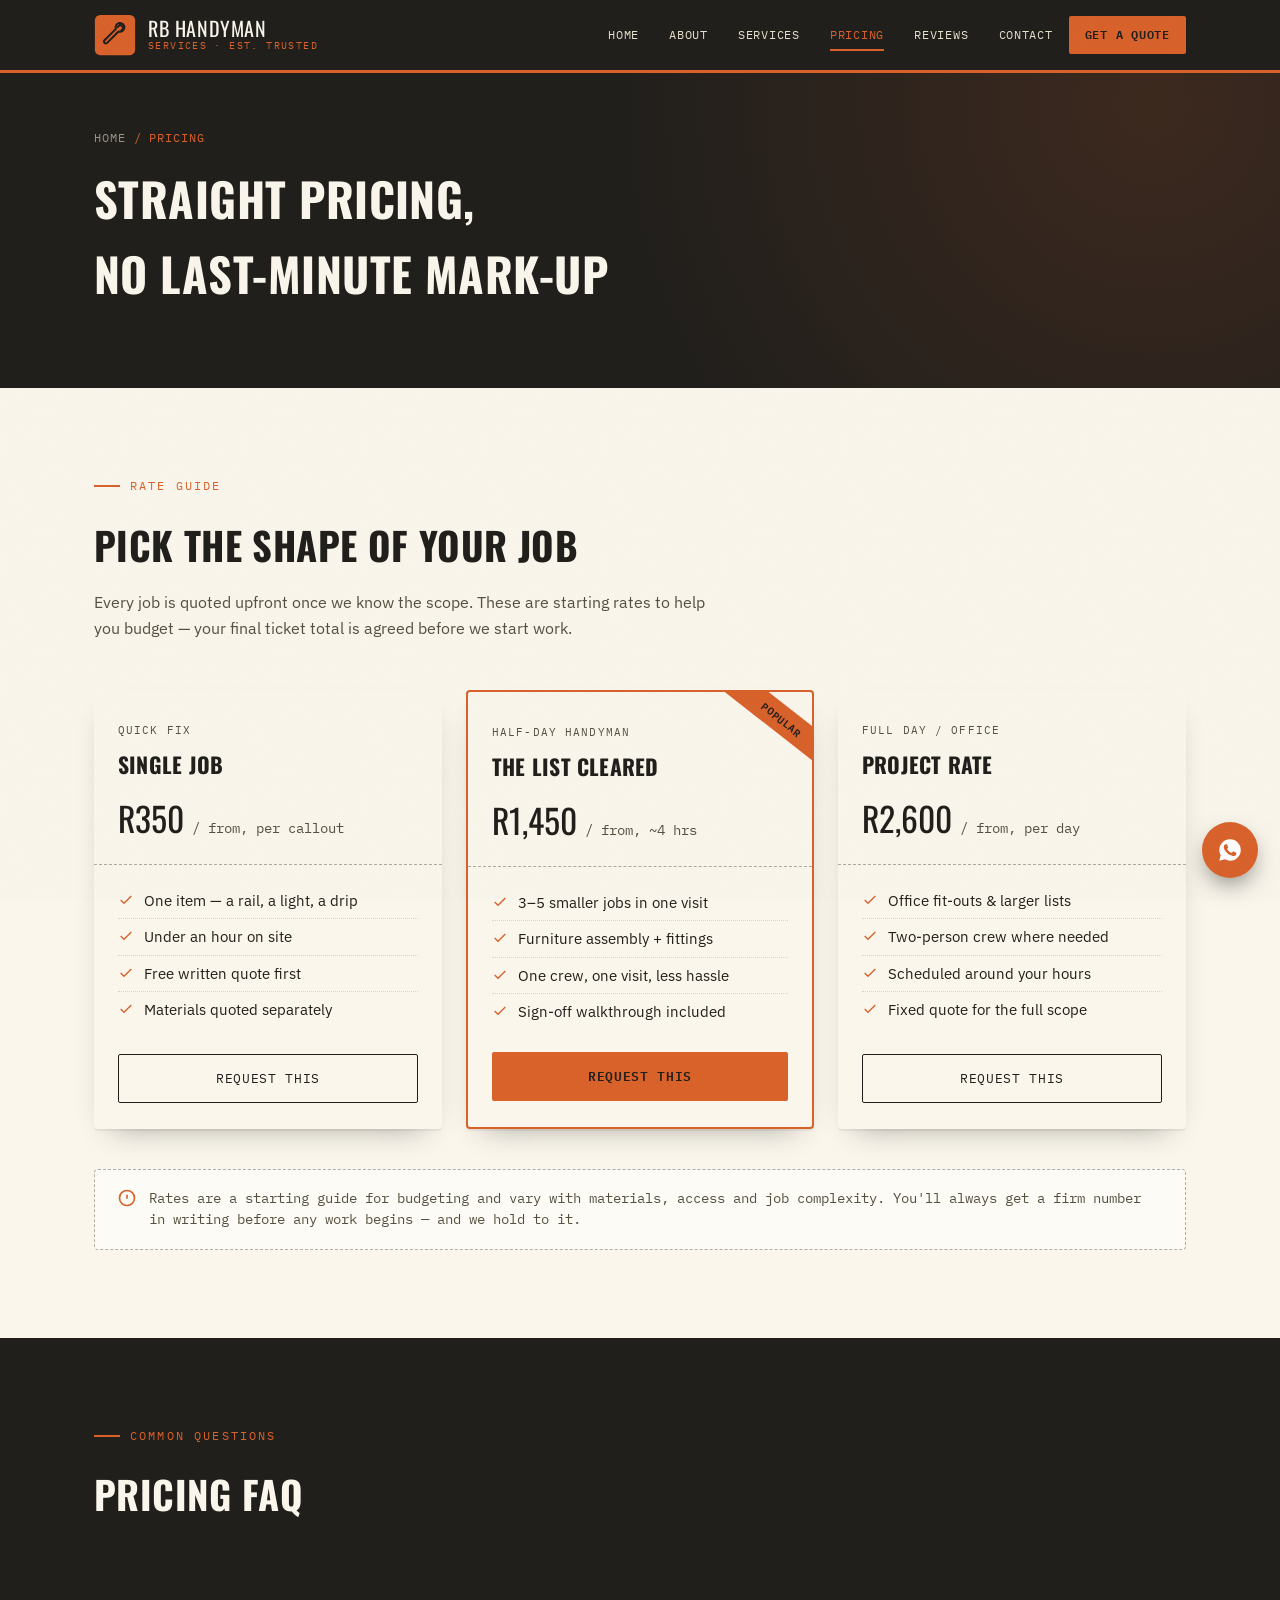
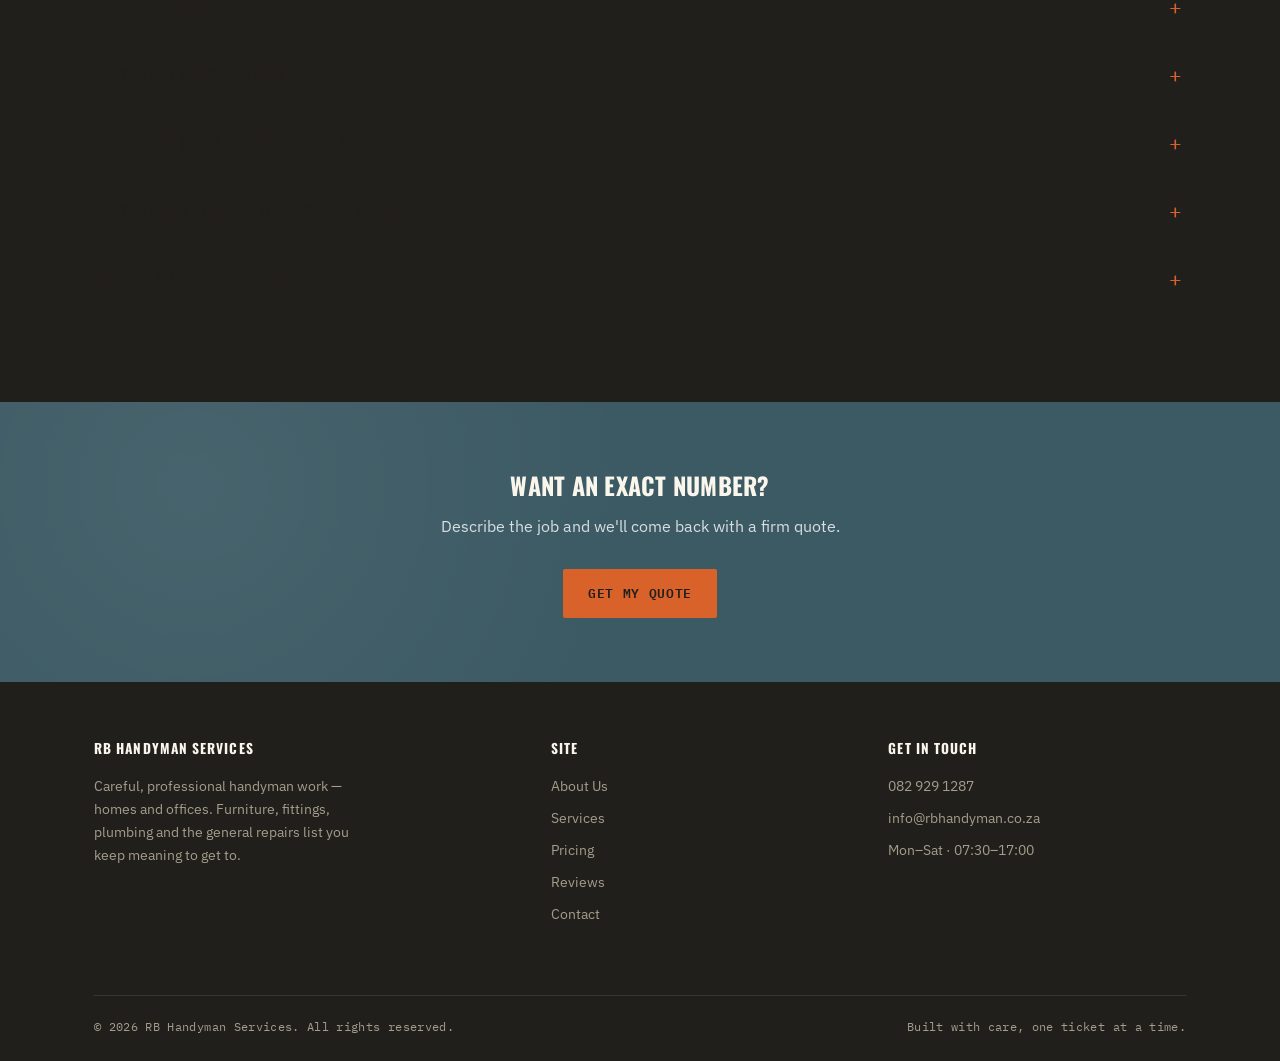
<file: pricing.html>
<!DOCTYPE html>
<html lang="en">
<head>
<meta charset="UTF-8">
<meta name="viewport" content="width=device-width, initial-scale=1.0">
<title>Pricing — RB Handyman Services</title>
<meta name="description" content="Straightforward handyman pricing — quick fixes, half-day and full-day rates. Free quotes, no last-minute increases.">
<link rel="preconnect" href="https://fonts.googleapis.com">
<link href="https://fonts.googleapis.com/css2?family=Oswald:wght@400;500;600;700&family=IBM+Plex+Sans:wght@400;500;600&family=IBM+Plex+Mono:wght@400;500;600&display=swap" rel="stylesheet">
<link rel="stylesheet" href="css/style.css">
</head>
<body>
<div class="grain"></div>

<header class="site-header">
  <div class="nav-row container">
    <a href="index.html" class="brand">
      <svg class="brand-mark" viewBox="0 0 48 48" fill="none" xmlns="http://www.w3.org/2000/svg">
        <rect x="1" y="1" width="46" height="46" rx="6" fill="#D9622B"/>
        <path d="M15 33L28 20a5 5 0 1 0-3-3L12 30a2.1 2.1 0 0 0 3 3z" stroke="#211F1C" stroke-width="2.3" stroke-linecap="round" stroke-linejoin="round" fill="none"/>
        <path d="M27 15l3-3 4 4-3 3" stroke="#211F1C" stroke-width="2.3" stroke-linecap="round" stroke-linejoin="round" fill="none"/>
      </svg>
      <span class="brand-text"><span class="name">RB Handyman</span><span class="tag">Services · Est. Trusted</span></span>
    </a>
    <button class="nav-toggle" aria-label="Toggle navigation" aria-expanded="false">
      <svg viewBox="0 0 24 24" fill="none" stroke="currentColor" stroke-width="2"><path d="M3 6h18M3 12h18M3 18h18" stroke-linecap="round"/></svg>
    </button>
    <nav class="nav-links">
      <a href="index.html">Home</a>
      <a href="about.html">About</a>
      <a href="services.html">Services</a>
      <a href="pricing.html" class="active">Pricing</a>
      <a href="reviews.html">Reviews</a>
      <a href="contact.html">Contact</a>
      <a href="contact.html" class="nav-cta">Get a Quote</a>
    </nav>
  </div>
</header>

<section class="page-hero">
  <div class="container">
    <div class="breadcrumb"><a href="index.html">Home</a> / Pricing</div>
    <h1>Straight pricing,<br>no last-minute mark-up</h1>
  </div>
</section>

<section class="on-paper">
  <div class="container">
    <div class="section-head reveal">
      <div class="eyebrow">Rate Guide</div>
      <h2>Pick the shape of your job</h2>
      <p>Every job is quoted upfront once we know the scope. These are starting rates to help you budget — your final ticket total is agreed before we start work.</p>
    </div>

    <div class="grid grid-3 reveal-group">
      <div class="price-ticket reveal">
        <div class="pt-head">
          <span class="lbl">Quick Fix</span>
          <h3>Single Job</h3>
          <div class="pt-price">R350<span> / from, per callout</span></div>
        </div>
        <div class="pt-body">
          <ul class="pt-list">
            <li><svg viewBox="0 0 24 24" fill="none" stroke="currentColor" stroke-width="2"><path d="M20 6L9 17l-5-5"/></svg>One item — a rail, a light, a drip</li>
            <li><svg viewBox="0 0 24 24" fill="none" stroke="currentColor" stroke-width="2"><path d="M20 6L9 17l-5-5"/></svg>Under an hour on site</li>
            <li><svg viewBox="0 0 24 24" fill="none" stroke="currentColor" stroke-width="2"><path d="M20 6L9 17l-5-5"/></svg>Free written quote first</li>
            <li><svg viewBox="0 0 24 24" fill="none" stroke="currentColor" stroke-width="2"><path d="M20 6L9 17l-5-5"/></svg>Materials quoted separately</li>
          </ul>
          <a href="contact.html" class="btn btn-outline" style="justify-content:center;">Request This</a>
        </div>
      </div>

      <div class="price-ticket featured reveal">
        <span class="pt-tag">Popular</span>
        <div class="pt-head">
          <span class="lbl">Half-Day Handyman</span>
          <h3>The List Cleared</h3>
          <div class="pt-price">R1,450<span> / from, ~4 hrs</span></div>
        </div>
        <div class="pt-body">
          <ul class="pt-list">
            <li><svg viewBox="0 0 24 24" fill="none" stroke="currentColor" stroke-width="2"><path d="M20 6L9 17l-5-5"/></svg>3–5 smaller jobs in one visit</li>
            <li><svg viewBox="0 0 24 24" fill="none" stroke="currentColor" stroke-width="2"><path d="M20 6L9 17l-5-5"/></svg>Furniture assembly + fittings</li>
            <li><svg viewBox="0 0 24 24" fill="none" stroke="currentColor" stroke-width="2"><path d="M20 6L9 17l-5-5"/></svg>One crew, one visit, less hassle</li>
            <li><svg viewBox="0 0 24 24" fill="none" stroke="currentColor" stroke-width="2"><path d="M20 6L9 17l-5-5"/></svg>Sign-off walkthrough included</li>
          </ul>
          <a href="contact.html" class="btn btn-primary" style="justify-content:center;">Request This</a>
        </div>
      </div>

      <div class="price-ticket reveal">
        <div class="pt-head">
          <span class="lbl">Full Day / Office</span>
          <h3>Project Rate</h3>
          <div class="pt-price">R2,600<span> / from, per day</span></div>
        </div>
        <div class="pt-body">
          <ul class="pt-list">
            <li><svg viewBox="0 0 24 24" fill="none" stroke="currentColor" stroke-width="2"><path d="M20 6L9 17l-5-5"/></svg>Office fit-outs &amp; larger lists</li>
            <li><svg viewBox="0 0 24 24" fill="none" stroke="currentColor" stroke-width="2"><path d="M20 6L9 17l-5-5"/></svg>Two-person crew where needed</li>
            <li><svg viewBox="0 0 24 24" fill="none" stroke="currentColor" stroke-width="2"><path d="M20 6L9 17l-5-5"/></svg>Scheduled around your hours</li>
            <li><svg viewBox="0 0 24 24" fill="none" stroke="currentColor" stroke-width="2"><path d="M20 6L9 17l-5-5"/></svg>Fixed quote for the full scope</li>
          </ul>
          <a href="contact.html" class="btn btn-outline" style="justify-content:center;">Request This</a>
        </div>
      </div>
    </div>

    <div class="price-note reveal">
      <svg viewBox="0 0 24 24" fill="none" stroke="currentColor" stroke-width="2"><circle cx="12" cy="12" r="9"/><path d="M12 8v5M12 16h.01"/></svg>
      <span>Rates are a starting guide for budgeting and vary with materials, access and job complexity. You'll always get a firm number in writing before any work begins — and we hold to it.</span>
    </div>
  </div>
</section>

<section class="on-charcoal">
  <div class="container">
    <div class="section-head reveal">
      <div class="eyebrow">Common Questions</div>
      <h2>Pricing FAQ</h2>
    </div>
    <div class="faq-list reveal">
      <div class="faq-item">
        <button class="faq-q" aria-expanded="false">Is the quote free?<span class="plus">+</span></button>
        <div class="faq-a"><p>Yes — we assess the job and give you a number before anything is booked in. No charge, no obligation.</p></div>
      </div>
      <div class="faq-item">
        <button class="faq-q" aria-expanded="false">Do you charge for materials?<span class="plus">+</span></button>
        <div class="faq-a"><p>Labour and materials are itemised separately so you can see exactly what you're paying for. You're welcome to supply your own materials too.</p></div>
      </div>
      <div class="faq-item">
        <button class="faq-q" aria-expanded="false">What if the job takes longer than quoted?<span class="plus">+</span></button>
        <div class="faq-a"><p>If we discover extra work once we're on site, we stop and talk you through it before continuing — you decide, it's never added on quietly.</p></div>
      </div>
      <div class="faq-item">
        <button class="faq-q" aria-expanded="false">Do you offer call-out rates for emergencies?<span class="plus">+</span></button>
        <div class="faq-a"><p>For urgent jobs like a burst pipe or blocked drain, let us know it's urgent when you call and we'll fit you in as fast as possible.</p></div>
      </div>
      <div class="faq-item">
        <button class="faq-q" aria-expanded="false">Which areas do you service?<span class="plus">+</span></button>
        <div class="faq-a"><p>Get in touch with your suburb and we'll confirm we can get to you — most local jobs are no problem.</p></div>
      </div>
    </div>
  </div>
</section>

<section class="cta-band">
  <div class="container reveal">
    <h2>Want an exact number?</h2>
    <p>Describe the job and we'll come back with a firm quote.</p>
    <div class="hero-actions"><a href="contact.html" class="btn btn-primary">Get My Quote</a></div>
  </div>
</section>

<footer class="site-footer">
  <div class="container">
    <div class="footer-grid">
      <div>
        <h4>RB Handyman Services</h4>
        <p style="color:#a49d8b; font-size:0.9rem; max-width:34ch;">Careful, professional handyman work — homes and offices. Furniture, fittings, plumbing and the general repairs list you keep meaning to get to.</p>
      </div>
      <div>
        <h4>Site</h4>
        <ul>
          <li><a href="about.html">About Us</a></li>
          <li><a href="services.html">Services</a></li>
          <li><a href="pricing.html">Pricing</a></li>
          <li><a href="reviews.html">Reviews</a></li>
          <li><a href="contact.html">Contact</a></li>
        </ul>
      </div>
      <div>
        <h4>Get In Touch</h4>
        <ul>
          <li><a href="tel:0829291287">082 929 1287</a></li>
          <li><a href="mailto:info@rbhandyman.co.za">info@rbhandyman.co.za</a></li>
          <li><span>Mon–Sat · 07:30–17:00</span></li>
        </ul>
      </div>
    </div>
    <div class="perf" style="margin-bottom:20px;"></div>
    <div class="footer-bottom">
      <span>© 2026 RB Handyman Services. All rights reserved.</span>
      <span>Built with care, one ticket at a time.</span>
    </div>
  </div>
</footer>

<a class="float-wa" href="https://wa.me/27829291287" target="_blank" rel="noopener" aria-label="Chat on WhatsApp">
  <svg viewBox="0 0 24 24" fill="currentColor"><path d="M12.04 2C6.58 2 2.13 6.45 2.13 11.91c0 1.75.46 3.44 1.32 4.94L2.05 22l5.29-1.39c1.44.78 3.06 1.2 4.7 1.2h.01c5.46 0 9.91-4.45 9.91-9.91C21.96 6.45 17.5 2 12.04 2zm5.8 14.06c-.24.68-1.4 1.3-1.93 1.38-.5.08-1.12.11-1.8-.11-.42-.13-.96-.31-1.65-.6-2.9-1.25-4.8-4.16-4.94-4.35-.14-.19-1.18-1.57-1.18-3 0-1.42.75-2.12 1.02-2.41.27-.29.58-.36.78-.36.19 0 .39 0 .56.01.18.01.42-.07.65.5.24.58.82 2 .89 2.15.07.14.11.31.02.5-.09.19-.14.31-.27.47-.14.16-.29.36-.41.48-.14.14-.28.29-.12.56.16.28.72 1.19 1.55 1.93 1.06.95 1.96 1.24 2.24 1.38.28.14.44.12.6-.07.16-.19.68-.79.87-1.06.18-.28.37-.23.62-.14.26.09 1.63.77 1.9.91.28.14.46.21.53.33.07.12.07.68-.17 1.36z"/></svg>
</a>

<script src="js/script.js"></script>
</body>
</html>
</file>
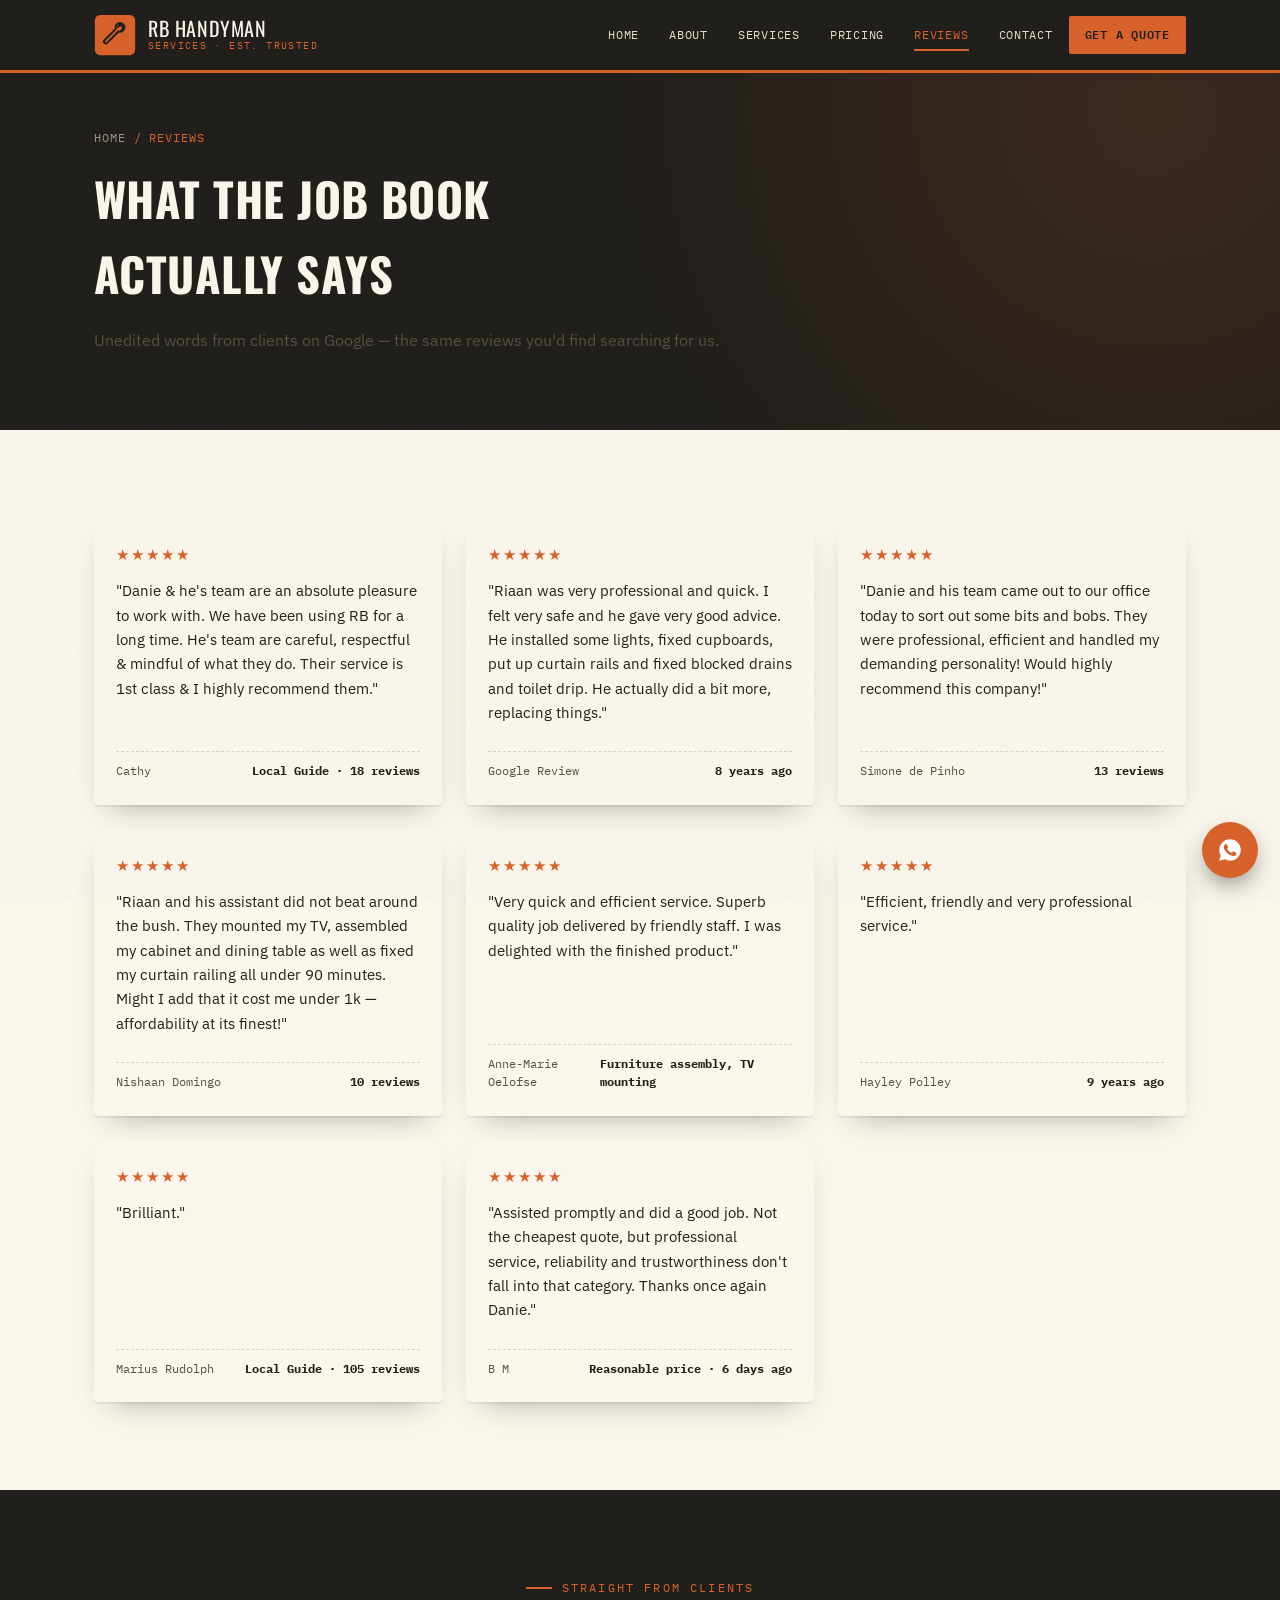
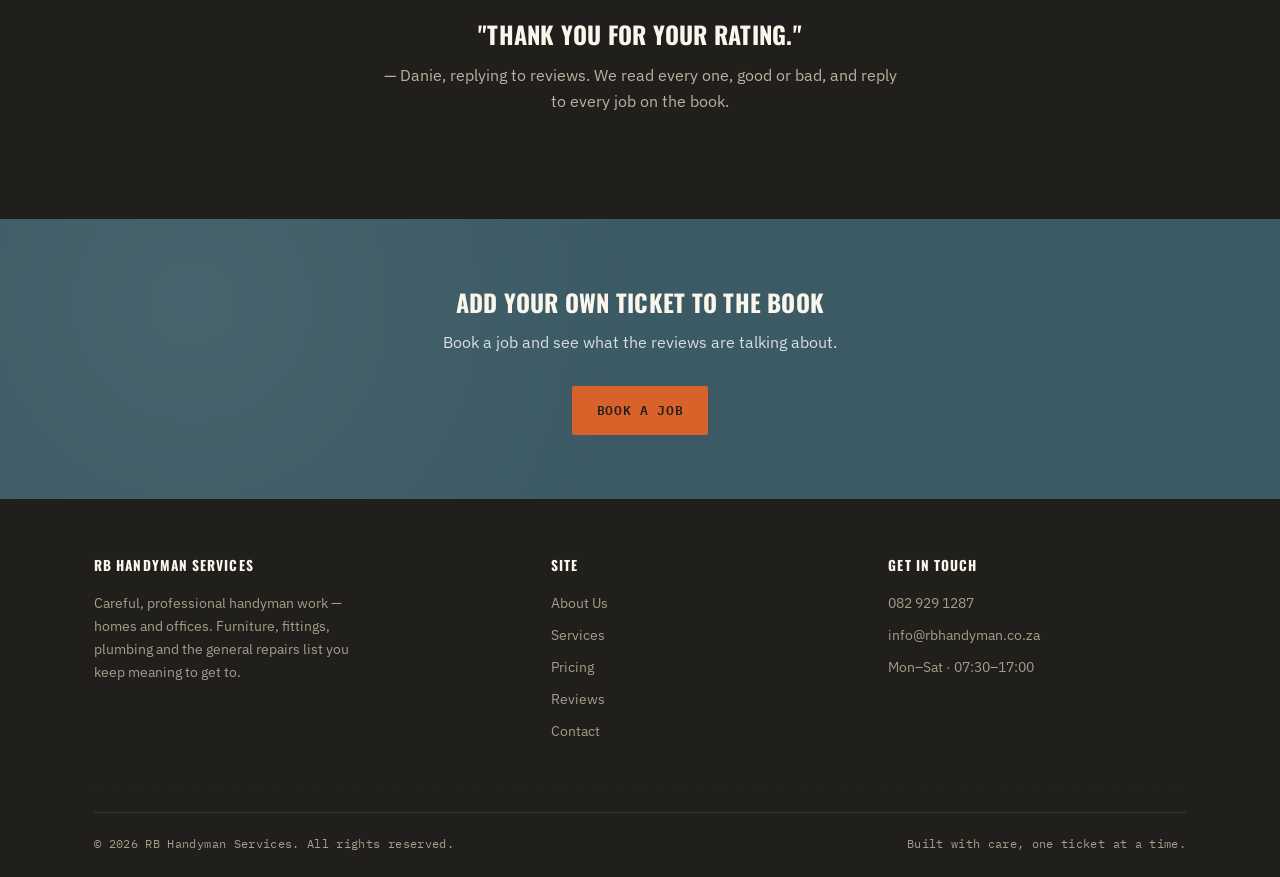
<file: reviews.html>
<!DOCTYPE html>
<html lang="en">
<head>
<meta charset="UTF-8">
<meta name="viewport" content="width=device-width, initial-scale=1.0">
<title>Reviews — RB Handyman Services</title>
<meta name="description" content="Real client reviews for RB Handyman Services — furniture assembly, TV mounting, plumbing and general repairs.">
<link rel="preconnect" href="https://fonts.googleapis.com">
<link href="https://fonts.googleapis.com/css2?family=Oswald:wght@400;500;600;700&family=IBM+Plex+Sans:wght@400;500;600&family=IBM+Plex+Mono:wght@400;500;600&display=swap" rel="stylesheet">
<link rel="stylesheet" href="css/style.css">
</head>
<body>
<div class="grain"></div>

<header class="site-header">
  <div class="nav-row container">
    <a href="index.html" class="brand">
      <svg class="brand-mark" viewBox="0 0 48 48" fill="none" xmlns="http://www.w3.org/2000/svg">
        <rect x="1" y="1" width="46" height="46" rx="6" fill="#D9622B"/>
        <path d="M15 33L28 20a5 5 0 1 0-3-3L12 30a2.1 2.1 0 0 0 3 3z" stroke="#211F1C" stroke-width="2.3" stroke-linecap="round" stroke-linejoin="round" fill="none"/>
        <path d="M27 15l3-3 4 4-3 3" stroke="#211F1C" stroke-width="2.3" stroke-linecap="round" stroke-linejoin="round" fill="none"/>
      </svg>
      <span class="brand-text"><span class="name">RB Handyman</span><span class="tag">Services · Est. Trusted</span></span>
    </a>
    <button class="nav-toggle" aria-label="Toggle navigation" aria-expanded="false">
      <svg viewBox="0 0 24 24" fill="none" stroke="currentColor" stroke-width="2"><path d="M3 6h18M3 12h18M3 18h18" stroke-linecap="round"/></svg>
    </button>
    <nav class="nav-links">
      <a href="index.html">Home</a>
      <a href="about.html">About</a>
      <a href="services.html">Services</a>
      <a href="pricing.html">Pricing</a>
      <a href="reviews.html" class="active">Reviews</a>
      <a href="contact.html">Contact</a>
      <a href="contact.html" class="nav-cta">Get a Quote</a>
    </nav>
  </div>
</header>

<section class="page-hero">
  <div class="container">
    <div class="breadcrumb"><a href="index.html">Home</a> / Reviews</div>
    <h1>What the job book<br>actually says</h1>
    <p class="lede" style="margin-top:14px;">Unedited words from clients on Google — the same reviews you'd find searching for us.</p>
  </div>
</section>

<section class="on-paper">
  <div class="container">
    <div class="grid grid-3 reveal-group">

      <div class="review-card reveal">
        <div class="stars">★★★★★</div>
        <p>"Danie &amp; he's team are an absolute pleasure to work with. We have been using RB for a long time. He's team are careful, respectful &amp; mindful of what they do. Their service is 1st class &amp; I highly recommend them."</p>
        <div class="who"><span>Cathy</span><b>Local Guide · 18 reviews</b></div>
      </div>

      <div class="review-card reveal">
        <div class="stars">★★★★★</div>
        <p>"Riaan was very professional and quick. I felt very safe and he gave very good advice. He installed some lights, fixed cupboards, put up curtain rails and fixed blocked drains and toilet drip. He actually did a bit more, replacing things."</p>
        <div class="who"><span>Google Review</span><b>8 years ago</b></div>
      </div>

      <div class="review-card reveal">
        <div class="stars">★★★★★</div>
        <p>"Danie and his team came out to our office today to sort out some bits and bobs. They were professional, efficient and handled my demanding personality! Would highly recommend this company!"</p>
        <div class="who"><span>Simone de Pinho</span><b>13 reviews</b></div>
      </div>

      <div class="review-card reveal">
        <div class="stars">★★★★★</div>
        <p>"Riaan and his assistant did not beat around the bush. They mounted my TV, assembled my cabinet and dining table as well as fixed my curtain railing all under 90 minutes. Might I add that it cost me under 1k — affordability at its finest!"</p>
        <div class="who"><span>Nishaan Domingo</span><b>10 reviews</b></div>
      </div>

      <div class="review-card reveal">
        <div class="stars">★★★★★</div>
        <p>"Very quick and efficient service. Superb quality job delivered by friendly staff. I was delighted with the finished product."</p>
        <div class="who"><span>Anne-Marie Oelofse</span><b>Furniture assembly, TV mounting</b></div>
      </div>

      <div class="review-card reveal">
        <div class="stars">★★★★★</div>
        <p>"Efficient, friendly and very professional service."</p>
        <div class="who"><span>Hayley Polley</span><b>9 years ago</b></div>
      </div>

      <div class="review-card reveal">
        <div class="stars">★★★★★</div>
        <p>"Brilliant."</p>
        <div class="who"><span>Marius Rudolph</span><b>Local Guide · 105 reviews</b></div>
      </div>

      <div class="review-card reveal">
        <div class="stars">★★★★★</div>
        <p>"Assisted promptly and did a good job. Not the cheapest quote, but professional service, reliability and trustworthiness don't fall into that category. Thanks once again Danie."</p>
        <div class="who"><span>B M</span><b>Reasonable price · 6 days ago</b></div>
      </div>

    </div>
  </div>
</section>

<section class="on-charcoal">
  <div class="container reveal" style="text-align:center;">
    <div class="eyebrow" style="justify-content:center;">Straight From Clients</div>
    <h2>"Thank you for your rating."</h2>
    <p style="max-width:520px; margin-inline:auto;">— Danie, replying to reviews. We read every one, good or bad, and reply to every job on the book.</p>
  </div>
</section>

<section class="cta-band">
  <div class="container reveal">
    <h2>Add your own ticket to the book</h2>
    <p>Book a job and see what the reviews are talking about.</p>
    <div class="hero-actions"><a href="contact.html" class="btn btn-primary">Book a Job</a></div>
  </div>
</section>

<footer class="site-footer">
  <div class="container">
    <div class="footer-grid">
      <div>
        <h4>RB Handyman Services</h4>
        <p style="color:#a49d8b; font-size:0.9rem; max-width:34ch;">Careful, professional handyman work — homes and offices. Furniture, fittings, plumbing and the general repairs list you keep meaning to get to.</p>
      </div>
      <div>
        <h4>Site</h4>
        <ul>
          <li><a href="about.html">About Us</a></li>
          <li><a href="services.html">Services</a></li>
          <li><a href="pricing.html">Pricing</a></li>
          <li><a href="reviews.html">Reviews</a></li>
          <li><a href="contact.html">Contact</a></li>
        </ul>
      </div>
      <div>
        <h4>Get In Touch</h4>
        <ul>
          <li><a href="tel:0829291287">082 929 1287</a></li>
          <li><a href="mailto:info@rbhandyman.co.za">info@rbhandyman.co.za</a></li>
          <li><span>Mon–Sat · 07:30–17:00</span></li>
        </ul>
      </div>
    </div>
    <div class="perf" style="margin-bottom:20px;"></div>
    <div class="footer-bottom">
      <span>© 2026 RB Handyman Services. All rights reserved.</span>
      <span>Built with care, one ticket at a time.</span>
    </div>
  </div>
</footer>

<a class="float-wa" href="https://wa.me/27829291287" target="_blank" rel="noopener" aria-label="Chat on WhatsApp">
  <svg viewBox="0 0 24 24" fill="currentColor"><path d="M12.04 2C6.58 2 2.13 6.45 2.13 11.91c0 1.75.46 3.44 1.32 4.94L2.05 22l5.29-1.39c1.44.78 3.06 1.2 4.7 1.2h.01c5.46 0 9.91-4.45 9.91-9.91C21.96 6.45 17.5 2 12.04 2zm5.8 14.06c-.24.68-1.4 1.3-1.93 1.38-.5.08-1.12.11-1.8-.11-.42-.13-.96-.31-1.65-.6-2.9-1.25-4.8-4.16-4.94-4.35-.14-.19-1.18-1.57-1.18-3 0-1.42.75-2.12 1.02-2.41.27-.29.58-.36.78-.36.19 0 .39 0 .56.01.18.01.42-.07.65.5.24.58.82 2 .89 2.15.07.14.11.31.02.5-.09.19-.14.31-.27.47-.14.16-.29.36-.41.48-.14.14-.28.29-.12.56.16.28.72 1.19 1.55 1.93 1.06.95 1.96 1.24 2.24 1.38.28.14.44.12.6-.07.16-.19.68-.79.87-1.06.18-.28.37-.23.62-.14.26.09 1.63.77 1.9.91.28.14.46.21.53.33.07.12.07.68-.17 1.36z"/></svg>
</a>

<script src="js/script.js"></script>
</body>
</html>
</file>
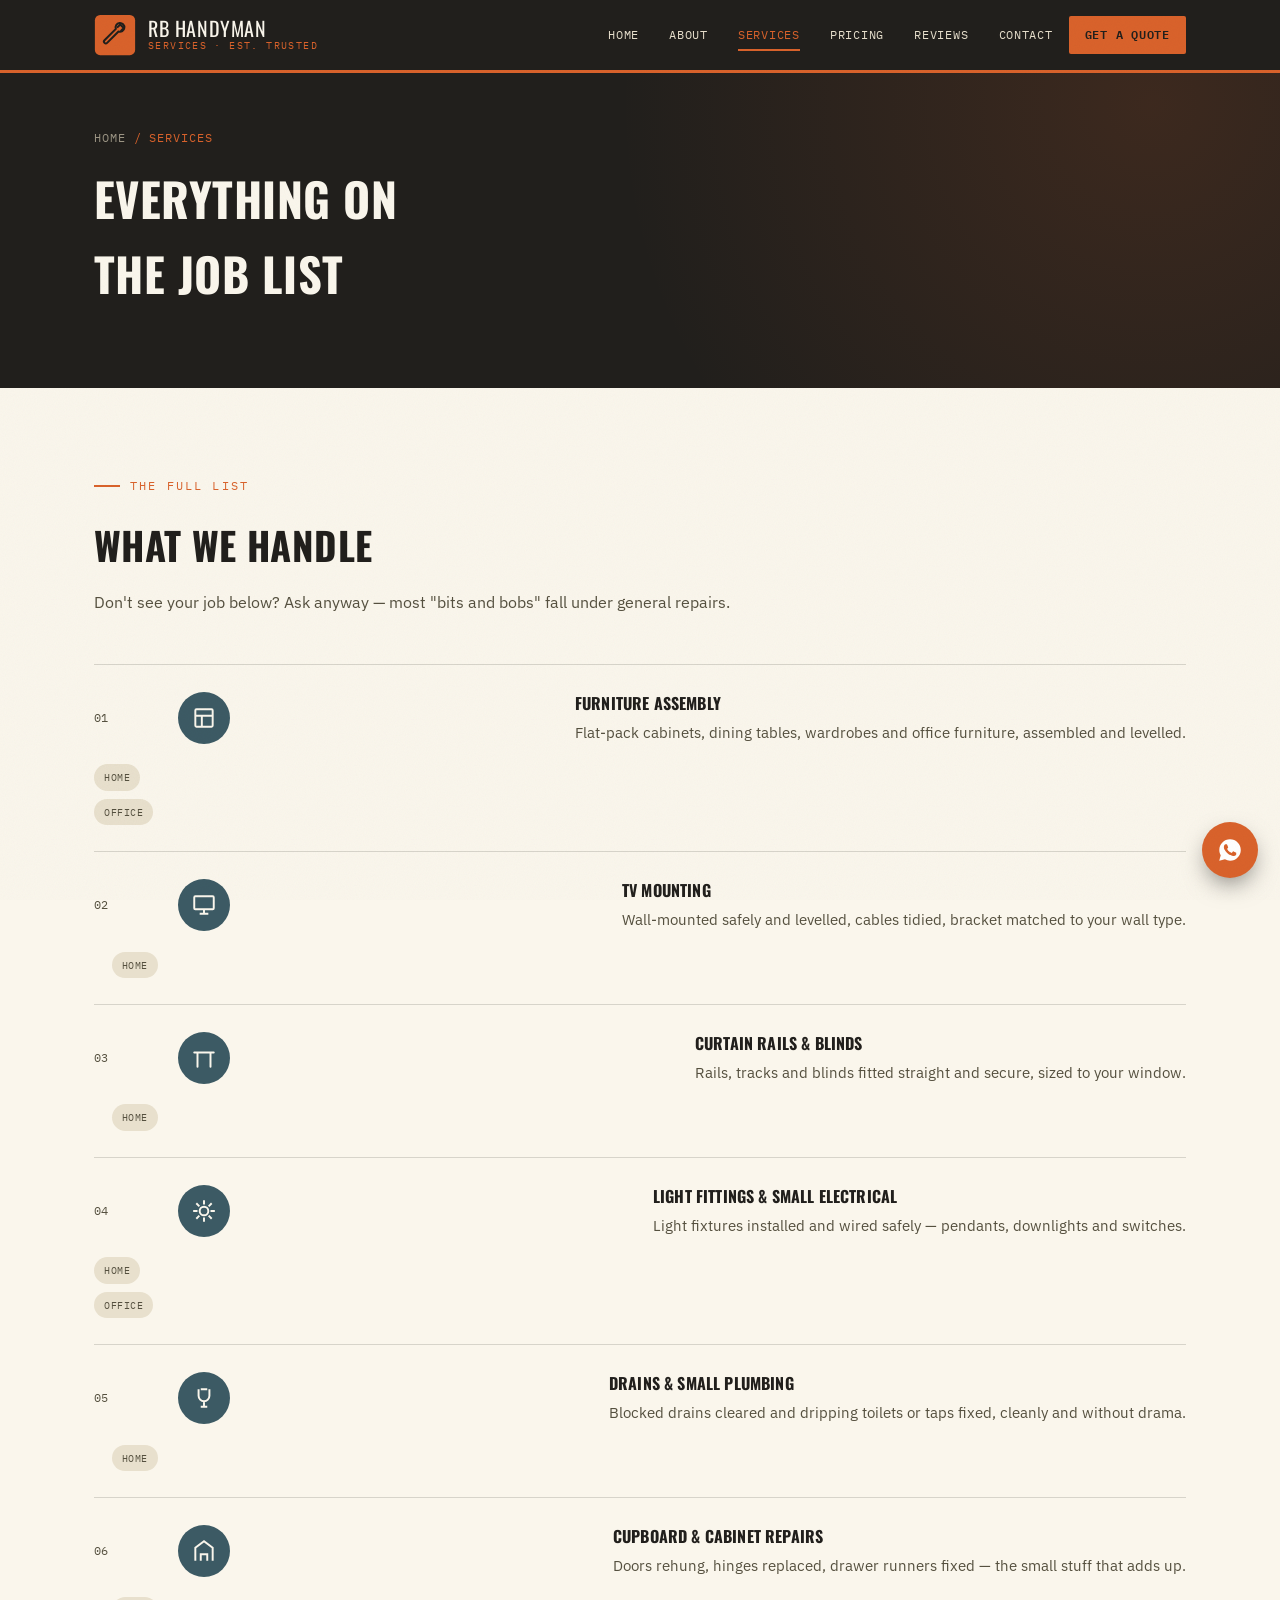
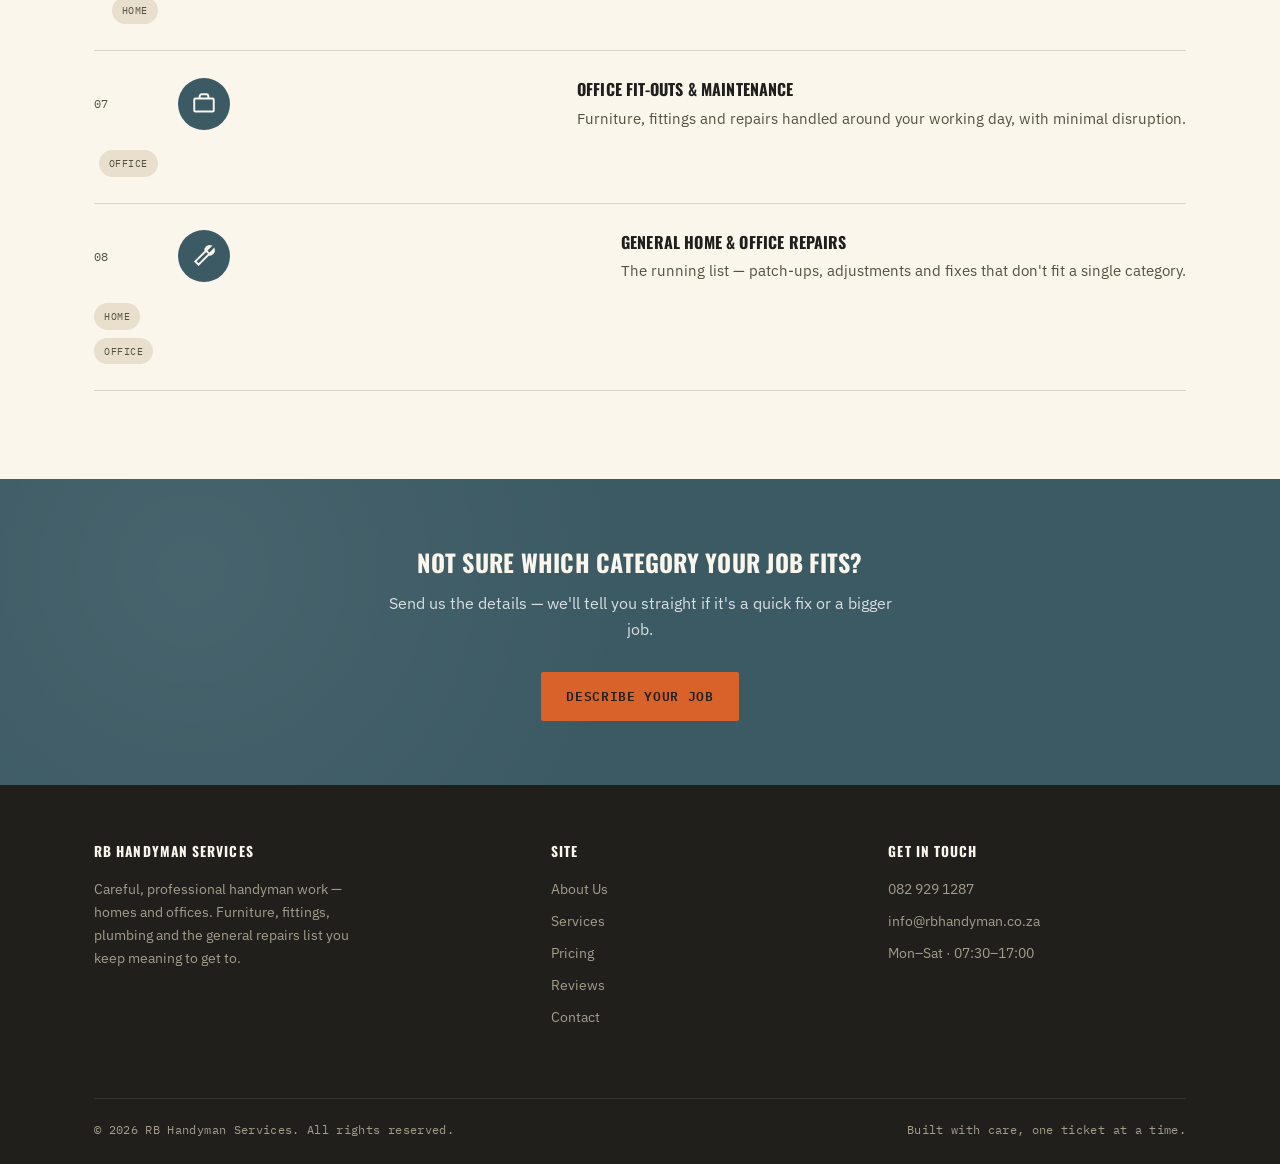
<file: services.html>
<!DOCTYPE html>
<html lang="en">
<head>
<meta charset="UTF-8">
<meta name="viewport" content="width=device-width, initial-scale=1.0">
<title>Services — RB Handyman Services</title>
<meta name="description" content="Furniture assembly, TV mounting, plumbing, electrical fittings, curtain rails and general repairs for homes and offices.">
<link rel="preconnect" href="https://fonts.googleapis.com">
<link href="https://fonts.googleapis.com/css2?family=Oswald:wght@400;500;600;700&family=IBM+Plex+Sans:wght@400;500;600&family=IBM+Plex+Mono:wght@400;500;600&display=swap" rel="stylesheet">
<link rel="stylesheet" href="css/style.css">
</head>
<body>
<div class="grain"></div>

<header class="site-header">
  <div class="nav-row container">
    <a href="index.html" class="brand">
      <svg class="brand-mark" viewBox="0 0 48 48" fill="none" xmlns="http://www.w3.org/2000/svg">
        <rect x="1" y="1" width="46" height="46" rx="6" fill="#D9622B"/>
        <path d="M15 33L28 20a5 5 0 1 0-3-3L12 30a2.1 2.1 0 0 0 3 3z" stroke="#211F1C" stroke-width="2.3" stroke-linecap="round" stroke-linejoin="round" fill="none"/>
        <path d="M27 15l3-3 4 4-3 3" stroke="#211F1C" stroke-width="2.3" stroke-linecap="round" stroke-linejoin="round" fill="none"/>
      </svg>
      <span class="brand-text"><span class="name">RB Handyman</span><span class="tag">Services · Est. Trusted</span></span>
    </a>
    <button class="nav-toggle" aria-label="Toggle navigation" aria-expanded="false">
      <svg viewBox="0 0 24 24" fill="none" stroke="currentColor" stroke-width="2"><path d="M3 6h18M3 12h18M3 18h18" stroke-linecap="round"/></svg>
    </button>
    <nav class="nav-links">
      <a href="index.html">Home</a>
      <a href="about.html">About</a>
      <a href="services.html" class="active">Services</a>
      <a href="pricing.html">Pricing</a>
      <a href="reviews.html">Reviews</a>
      <a href="contact.html">Contact</a>
      <a href="contact.html" class="nav-cta">Get a Quote</a>
    </nav>
  </div>
</header>

<section class="page-hero">
  <div class="container">
    <div class="breadcrumb"><a href="index.html">Home</a> / Services</div>
    <h1>Everything on<br>the job list</h1>
  </div>
</section>

<section class="on-paper">
  <div class="container">
    <div class="section-head reveal">
      <div class="eyebrow">The Full List</div>
      <h2>What we handle</h2>
      <p>Don't see your job below? Ask anyway — most "bits and bobs" fall under general repairs.</p>
    </div>

    <div class="reveal-group">
      <div class="service-row reveal">
        <span class="num">01</span>
        <div class="icon-box"><svg viewBox="0 0 24 24" fill="none" stroke="currentColor" stroke-width="1.8"><rect x="4" y="4" width="16" height="16" rx="1"/><path d="M4 10h16M10 10v10"/></svg></div>
        <div><h4>Furniture Assembly</h4><p>Flat-pack cabinets, dining tables, wardrobes and office furniture, assembled and levelled.</p></div>
        <div class="tags"><span>Home</span><span>Office</span></div>
      </div>

      <div class="service-row reveal">
        <span class="num">02</span>
        <div class="icon-box"><svg viewBox="0 0 24 24" fill="none" stroke="currentColor" stroke-width="1.8"><rect x="3" y="4" width="18" height="12" rx="1"/><path d="M8 20h8M12 16v4"/></svg></div>
        <div><h4>TV Mounting</h4><p>Wall-mounted safely and levelled, cables tidied, bracket matched to your wall type.</p></div>
        <div class="tags"><span>Home</span></div>
      </div>

      <div class="service-row reveal">
        <span class="num">03</span>
        <div class="icon-box"><svg viewBox="0 0 24 24" fill="none" stroke="currentColor" stroke-width="1.8"><path d="M3 7h18M6 7v13M18 7v13" stroke-linecap="round"/></svg></div>
        <div><h4>Curtain Rails &amp; Blinds</h4><p>Rails, tracks and blinds fitted straight and secure, sized to your window.</p></div>
        <div class="tags"><span>Home</span></div>
      </div>

      <div class="service-row reveal">
        <span class="num">04</span>
        <div class="icon-box"><svg viewBox="0 0 24 24" fill="none" stroke="currentColor" stroke-width="1.8"><path d="M12 2v4M12 18v4M4.9 4.9l2.8 2.8M16.3 16.3l2.8 2.8M2 12h4M18 12h4M4.9 19.1l2.8-2.8M16.3 7.7l2.8-2.8"/><circle cx="12" cy="12" r="4"/></svg></div>
        <div><h4>Light Fittings &amp; Small Electrical</h4><p>Light fixtures installed and wired safely — pendants, downlights and switches.</p></div>
        <div class="tags"><span>Home</span><span>Office</span></div>
      </div>

      <div class="service-row reveal">
        <span class="num">05</span>
        <div class="icon-box"><svg viewBox="0 0 24 24" fill="none" stroke="currentColor" stroke-width="1.8"><path d="M7 4v6a5 5 0 0 0 10 0V4M9 4h6M12 15v5M9 20h6"/></svg></div>
        <div><h4>Drains &amp; Small Plumbing</h4><p>Blocked drains cleared and dripping toilets or taps fixed, cleanly and without drama.</p></div>
        <div class="tags"><span>Home</span></div>
      </div>

      <div class="service-row reveal">
        <span class="num">06</span>
        <div class="icon-box"><svg viewBox="0 0 24 24" fill="none" stroke="currentColor" stroke-width="1.8"><path d="M4 21V9l8-6 8 6v12M9 21v-6h6v6"/></svg></div>
        <div><h4>Cupboard &amp; Cabinet Repairs</h4><p>Doors rehung, hinges replaced, drawer runners fixed — the small stuff that adds up.</p></div>
        <div class="tags"><span>Home</span></div>
      </div>

      <div class="service-row reveal">
        <span class="num">07</span>
        <div class="icon-box"><svg viewBox="0 0 24 24" fill="none" stroke="currentColor" stroke-width="1.8"><rect x="3" y="7" width="18" height="12" rx="1"/><path d="M8 7V5a2 2 0 0 1 2-2h4a2 2 0 0 1 2 2v2"/></svg></div>
        <div><h4>Office Fit-Outs &amp; Maintenance</h4><p>Furniture, fittings and repairs handled around your working day, with minimal disruption.</p></div>
        <div class="tags"><span>Office</span></div>
      </div>

      <div class="service-row reveal">
        <span class="num">08</span>
        <div class="icon-box"><svg viewBox="0 0 24 24" fill="none" stroke="currentColor" stroke-width="1.8"><path d="M14.7 6.3a1 1 0 0 0 0 1.4l1.6 1.6a1 1 0 0 0 1.4 0l3.4-3.4a4 4 0 0 1-4.8 4.8L7 20 4 17l9.3-9.3a4 4 0 0 1 4.8-4.8l-3.4 3.4z"/></svg></div>
        <div><h4>General Home &amp; Office Repairs</h4><p>The running list — patch-ups, adjustments and fixes that don't fit a single category.</p></div>
        <div class="tags"><span>Home</span><span>Office</span></div>
      </div>
    </div>
  </div>
</section>

<section class="cta-band">
  <div class="container reveal">
    <h2>Not sure which category your job fits?</h2>
    <p>Send us the details — we'll tell you straight if it's a quick fix or a bigger job.</p>
    <div class="hero-actions"><a href="contact.html" class="btn btn-primary">Describe Your Job</a></div>
  </div>
</section>

<footer class="site-footer">
  <div class="container">
    <div class="footer-grid">
      <div>
        <h4>RB Handyman Services</h4>
        <p style="color:#a49d8b; font-size:0.9rem; max-width:34ch;">Careful, professional handyman work — homes and offices. Furniture, fittings, plumbing and the general repairs list you keep meaning to get to.</p>
      </div>
      <div>
        <h4>Site</h4>
        <ul>
          <li><a href="about.html">About Us</a></li>
          <li><a href="services.html">Services</a></li>
          <li><a href="pricing.html">Pricing</a></li>
          <li><a href="reviews.html">Reviews</a></li>
          <li><a href="contact.html">Contact</a></li>
        </ul>
      </div>
      <div>
        <h4>Get In Touch</h4>
        <ul>
          <li><a href="tel:0829291287">082 929 1287</a></li>
          <li><a href="mailto:info@rbhandyman.co.za">info@rbhandyman.co.za</a></li>
          <li><span>Mon–Sat · 07:30–17:00</span></li>
        </ul>
      </div>
    </div>
    <div class="perf" style="margin-bottom:20px;"></div>
    <div class="footer-bottom">
      <span>© 2026 RB Handyman Services. All rights reserved.</span>
      <span>Built with care, one ticket at a time.</span>
    </div>
  </div>
</footer>

<a class="float-wa" href="https://wa.me/27829291287" target="_blank" rel="noopener" aria-label="Chat on WhatsApp">
  <svg viewBox="0 0 24 24" fill="currentColor"><path d="M12.04 2C6.58 2 2.13 6.45 2.13 11.91c0 1.75.46 3.44 1.32 4.94L2.05 22l5.29-1.39c1.44.78 3.06 1.2 4.7 1.2h.01c5.46 0 9.91-4.45 9.91-9.91C21.96 6.45 17.5 2 12.04 2zm5.8 14.06c-.24.68-1.4 1.3-1.93 1.38-.5.08-1.12.11-1.8-.11-.42-.13-.96-.31-1.65-.6-2.9-1.25-4.8-4.16-4.94-4.35-.14-.19-1.18-1.57-1.18-3 0-1.42.75-2.12 1.02-2.41.27-.29.58-.36.78-.36.19 0 .39 0 .56.01.18.01.42-.07.65.5.24.58.82 2 .89 2.15.07.14.11.31.02.5-.09.19-.14.31-.27.47-.14.16-.29.36-.41.48-.14.14-.28.29-.12.56.16.28.72 1.19 1.55 1.93 1.06.95 1.96 1.24 2.24 1.38.28.14.44.12.6-.07.16-.19.68-.79.87-1.06.18-.28.37-.23.62-.14.26.09 1.63.77 1.9.91.28.14.46.21.53.33.07.12.07.68-.17 1.36z"/></svg>
</a>

<script src="js/script.js"></script>
</body>
</html>
</file>
<file: css/style.css>
/* =========================================================
   RB HANDYMAN SERVICES — design tokens
   Concept: the carbon-copy job ticket / work order — the one
   object every handyman visit produces. Cards throughout the
   site are cut from that shape: perforated stub, ticket number,
   rubber-stamp accents.
   ========================================================= */
:root{
  --charcoal: #211f1c;
  --charcoal-soft: #2c2a25;
  --canvas: #e8e0cd;
  --paper: #faf6ec;
  --steel: #3c5a64;
  --steel-dark: #263e46;
  --orange: #d9622b;
  --orange-dark: #b84e1e;
  --ink: #221f1a;
  --ink-soft: #55503f;
  --line: rgba(34,31,26,0.16);
  --line-strong: rgba(34,31,26,0.35);

  --font-display: 'Oswald', 'Arial Narrow', sans-serif;
  --font-body: 'IBM Plex Sans', 'Helvetica Neue', Arial, sans-serif;
  --font-mono: 'IBM Plex Mono', 'Courier New', monospace;

  --radius: 3px;
  --shadow-card: 0 2px 0 rgba(34,31,26,0.06), 0 14px 30px -18px rgba(34,31,26,0.45);
}

*,*::before,*::after{ box-sizing:border-box; }
html{ scroll-behavior:smooth; }
body{
  margin:0;
  background:var(--canvas);
  color:var(--ink);
  font-family:var(--font-body);
  font-size:16px;
  line-height:1.6;
  -webkit-font-smoothing:antialiased;
}
img{ max-width:100%; display:block; }
a{ color:inherit; text-decoration:none; }
ul{ margin:0; padding:0; list-style:none; }
h1,h2,h3,h4{ font-family:var(--font-display); text-transform:uppercase; letter-spacing:0.01em; margin:0 0 0.4em; color:var(--charcoal); }
p{ margin:0 0 1em; color:var(--ink-soft); }

.container{ width:100%; max-width:1140px; margin:0 auto; padding:0 24px; }

@media (prefers-reduced-motion: reduce){
  *{ animation-duration:0.001ms !important; animation-iteration-count:1 !important; transition-duration:0.001ms !important; scroll-behavior:auto !important; }
}

/* focus visibility */
a:focus-visible, button:focus-visible, input:focus-visible, textarea:focus-visible, select:focus-visible{
  outline:2px solid var(--orange);
  outline-offset:2px;
}

/* =========================== texture =========================== */
.grain{
  position:fixed; inset:0; pointer-events:none; z-index:2000; opacity:0.05; mix-blend-mode:multiply;
  background-image:url("data:image/svg+xml,%3Csvg xmlns='http://www.w3.org/2000/svg' width='120' height='120'%3E%3Cfilter id='n'%3E%3CfeTurbulence type='fractalNoise' baseFrequency='0.9' numOctaves='2' stitchTiles='stitch'/%3E%3C/filter%3E%3Crect width='100%25' height='100%25' filter='url(%23n)'/%3E%3C/svg%3E");
}

/* =========================== header / nav =========================== */
.site-header{
  position:sticky; top:0; z-index:500;
  background:var(--charcoal);
  border-bottom:3px solid var(--orange);
}
.nav-row{
  display:flex; align-items:center; justify-content:space-between;
  padding:14px 24px;
}
.brand{ display:flex; align-items:center; gap:12px; }
.brand-mark{ width:42px; height:42px; flex-shrink:0; }
.brand-text{ display:flex; flex-direction:column; line-height:1.05; }
.brand-text .name{ font-family:var(--font-display); color:var(--paper); font-size:1.25rem; letter-spacing:0.03em; text-transform:uppercase; }
.brand-text .tag{ font-family:var(--font-mono); color:var(--orange); font-size:0.62rem; letter-spacing:0.14em; text-transform:uppercase; margin-top:2px; }

.nav-links{ display:flex; gap:2px; align-items:center; }
.nav-links a{
  font-family:var(--font-mono); font-size:0.78rem; letter-spacing:0.06em; text-transform:uppercase;
  color:var(--canvas); padding:10px 14px; border-radius:2px; transition:background 0.2s ease, color 0.2s ease;
  position:relative;
}
.nav-links a:hover{ background:rgba(217,98,43,0.15); color:var(--orange); }
.nav-links a.active{ color:var(--orange); }
.nav-links a.active::after{
  content:""; position:absolute; left:14px; right:14px; bottom:4px; height:2px; background:var(--orange);
}
.nav-cta{
  font-family:var(--font-mono) !important; background:var(--orange); color:var(--charcoal) !important;
  padding:9px 16px !important; border-radius:2px; font-weight:600;
}
.nav-cta:hover{ background:var(--orange-dark) !important; color:var(--paper) !important; }

.nav-toggle{
  display:none; background:none; border:1px solid var(--canvas); color:var(--canvas); width:42px; height:38px;
  border-radius:2px; cursor:pointer; align-items:center; justify-content:center;
}
.nav-toggle svg{ width:20px; height:20px; }

@media (max-width: 860px){
  .nav-links{
    position:absolute; top:100%; left:0; right:0; background:var(--charcoal);
    flex-direction:column; align-items:stretch; gap:0; border-bottom:3px solid var(--orange);
    max-height:0; overflow:hidden; transition:max-height 0.3s ease;
  }
  .nav-links.open{ max-height:400px; }
  .nav-links a{ padding:14px 24px; border-top:1px solid rgba(255,255,255,0.08); }
  .nav-links a.active::after{ display:none; }
  .nav-cta{ margin:12px 24px; text-align:center; }
  .nav-toggle{ display:flex; }
}

/* =========================== buttons =========================== */
.btn{
  display:inline-flex; align-items:center; gap:8px; font-family:var(--font-mono); font-size:0.82rem;
  letter-spacing:0.05em; text-transform:uppercase; padding:13px 24px; border-radius:2px; border:1.5px solid transparent;
  cursor:pointer; transition:transform 0.15s ease, box-shadow 0.15s ease, background 0.2s ease, color 0.2s ease;
}
.btn-primary{ background:var(--orange); color:var(--charcoal); font-weight:600; }
.btn-primary:hover{ background:var(--orange-dark); color:var(--paper); transform:translateY(-2px); box-shadow:0 10px 20px -8px rgba(184,78,30,0.6); }
.btn-outline{ background:transparent; border-color:var(--charcoal); color:var(--charcoal); }
.btn-outline:hover{ background:var(--charcoal); color:var(--paper); transform:translateY(-2px); }
.btn-outline.on-dark{ border-color:var(--canvas); color:var(--canvas); }
.btn-outline.on-dark:hover{ background:var(--canvas); color:var(--charcoal); }

/* =========================== hero =========================== */
.hero{
  background:var(--charcoal);
  background-image:
    radial-gradient(circle at 85% 20%, rgba(217,98,43,0.16), transparent 45%),
    repeating-linear-gradient(135deg, rgba(255,255,255,0.02) 0 2px, transparent 2px 26px);
  color:var(--paper); padding:88px 0 100px; position:relative; overflow:hidden;
}
.hero .container{ display:grid; grid-template-columns:1.1fr 0.9fr; gap:56px; align-items:center; }
.eyebrow{
  font-family:var(--font-mono); font-size:0.75rem; letter-spacing:0.18em; text-transform:uppercase;
  color:var(--orange); display:flex; align-items:center; gap:10px; margin-bottom:18px;
}
.eyebrow::before{ content:""; width:26px; height:2px; background:var(--orange); display:inline-block; }
.hero h1{ color:var(--paper); font-size:clamp(2.4rem, 4.4vw, 3.6rem); line-height:1.04; margin-bottom:20px; }
.hero h1 em{ font-style:normal; color:var(--orange); }
.hero p.lede{ color:#cfc8b6; font-size:1.08rem; max-width:46ch; }
.hero-actions{ display:flex; gap:14px; margin-top:30px; flex-wrap:wrap; }
.hero-stats{ display:flex; gap:28px; margin-top:44px; flex-wrap:wrap; }
.hero-stats .stat b{ display:block; font-family:var(--font-display); font-size:1.7rem; color:var(--orange); }
.hero-stats .stat span{ font-family:var(--font-mono); font-size:0.7rem; letter-spacing:0.08em; text-transform:uppercase; color:#9c9584; }

/* hero ticket visual */
.hero-ticket-wrap{ display:flex; justify-content:center; }
.hero-ticket{
  background:var(--paper); color:var(--ink); width:100%; max-width:340px; border-radius:4px;
  box-shadow:0 30px 60px -20px rgba(0,0,0,0.55); transform:rotate(3deg);
  opacity:0; animation:ticketDrop 0.9s cubic-bezier(.2,.8,.2,1) 0.25s forwards;
}
@keyframes ticketDrop{
  0%{ opacity:0; transform:rotate(10deg) translateY(-24px) scale(0.94); }
  100%{ opacity:1; transform:rotate(3deg) translateY(0) scale(1); }
}
.hero-ticket .t-head{
  display:flex; justify-content:space-between; align-items:flex-start; padding:20px 22px 14px;
  border-bottom:1.5px dashed var(--line-strong);
}
.hero-ticket .t-head .co{ font-family:var(--font-display); text-transform:uppercase; font-size:1.05rem; }
.hero-ticket .t-head .no{ font-family:var(--font-mono); font-size:0.68rem; color:var(--ink-soft); text-align:right; }
.hero-ticket .t-body{ padding:16px 22px; }
.hero-ticket .t-row{ display:flex; justify-content:space-between; font-family:var(--font-mono); font-size:0.78rem; padding:6px 0; border-bottom:1px dotted var(--line); }
.hero-ticket .t-row span:first-child{ color:var(--ink-soft); }
.hero-ticket .t-stamp{
  margin:16px 22px 22px; text-align:center; font-family:var(--font-display); text-transform:uppercase;
  letter-spacing:0.12em; color:var(--orange); border:2.5px solid var(--orange); border-radius:6px; padding:8px 0;
  transform:rotate(-4deg) scale(0.9); opacity:0; animation:stamp 0.4s ease 1.1s forwards;
}
@keyframes stamp{
  0%{ opacity:0; transform:rotate(-4deg) scale(1.6); }
  60%{ opacity:1; transform:rotate(-4deg) scale(0.86); }
  100%{ opacity:1; transform:rotate(-4deg) scale(1); }
}

/* =========================== sections =========================== */
section{ padding:88px 0; }
.section-head{ max-width:640px; margin-bottom:48px; }
.section-head h2{ font-size:clamp(1.9rem, 3vw, 2.5rem); }
.on-paper{ background:var(--paper); }
.on-charcoal{ background:var(--charcoal); color:var(--canvas); }
.on-charcoal h2, .on-charcoal h3, .on-charcoal h4{ color:var(--paper); }
.on-charcoal p{ color:#b9b2a0; }

.reveal{ opacity:0; transform:translateY(22px); transition:opacity 0.6s ease, transform 0.6s ease; }
.reveal.in{ opacity:1; transform:translateY(0); }

/* =========================== ticket card (signature component) === */
.ticket-card{
  background:var(--paper); border-radius:4px; box-shadow:var(--shadow-card);
  position:relative; overflow:hidden; transition:transform 0.25s ease, box-shadow 0.25s ease;
}
.ticket-card:hover{ transform:translateY(-6px) rotate(-0.6deg); box-shadow:0 24px 40px -18px rgba(34,31,26,0.5); }
.ticket-card::before{
  content:""; position:absolute; top:0; left:0; right:0; height:6px;
  background:repeating-linear-gradient(90deg, var(--canvas) 0 8px, transparent 8px 16px);
}
.ticket-card .tc-num{
  font-family:var(--font-mono); font-size:0.68rem; color:var(--ink-soft); letter-spacing:0.06em;
  padding:16px 20px 0; display:block;
}
.ticket-card .tc-body{ padding:6px 20px 22px; }
.ticket-card h3{ font-size:1.15rem; margin-bottom:8px; }
.ticket-card .tc-icon{ width:38px; height:38px; color:var(--orange); margin:2px 0 10px; }

/* generic grid */
.grid{ display:grid; gap:24px; }
.grid-3{ grid-template-columns:repeat(3, 1fr); }
.grid-2{ grid-template-columns:repeat(2, 1fr); }
@media (max-width: 900px){ .grid-3{ grid-template-columns:repeat(2,1fr); } }
@media (max-width: 640px){ .grid-3, .grid-2{ grid-template-columns:1fr; } }

/* =========================== divider (perforation) =========================== */
.perf{
  height:1px; width:100%;
  background:repeating-linear-gradient(90deg, var(--line-strong) 0 10px, transparent 10px 20px);
  margin:0;
}

/* =========================== testimonials =========================== */
.review-card{
  background:var(--paper); border-radius:4px; padding:24px 22px; box-shadow:var(--shadow-card);
  display:flex; flex-direction:column; gap:12px; position:relative;
}
.review-card .stars{ color:var(--orange); font-family:var(--font-mono); letter-spacing:2px; font-size:0.95rem; }
.review-card p{ color:var(--ink); font-size:0.95rem; }
.review-card .who{ display:flex; justify-content:space-between; align-items:baseline; font-family:var(--font-mono); font-size:0.72rem; color:var(--ink-soft); border-top:1px dashed var(--line); padding-top:10px; margin-top:auto; }
.review-card .who b{ color:var(--charcoal); font-style:normal; }

/* marquee strip */
.marquee{ overflow:hidden; border-top:1px solid var(--line); border-bottom:1px solid var(--line); background:var(--charcoal); }
.marquee-track{ display:flex; gap:56px; padding:16px 0; width:max-content; animation:scrollX 32s linear infinite; }
.marquee span{ font-family:var(--font-mono); font-size:0.78rem; letter-spacing:0.1em; text-transform:uppercase; color:#9c9584; white-space:nowrap; }
.marquee span strong{ color:var(--orange); }
@keyframes scrollX{ from{ transform:translateX(0); } to{ transform:translateX(-50%); } }

/* =========================== pricing =========================== */
.price-ticket{
  background:var(--paper); border-radius:4px; box-shadow:var(--shadow-card); position:relative; overflow:hidden;
  display:flex; flex-direction:column; transition:transform 0.25s ease, box-shadow 0.25s ease;
}
.price-ticket:hover{ transform:translateY(-6px); box-shadow:0 24px 44px -18px rgba(34,31,26,0.5); }
.price-ticket.featured{ border:2px solid var(--orange); }
.price-ticket .pt-tag{
  position:absolute; top:14px; right:-34px; background:var(--orange); color:var(--charcoal); font-family:var(--font-mono);
  font-size:0.65rem; letter-spacing:0.08em; text-transform:uppercase; padding:5px 40px; transform:rotate(38deg); font-weight:600;
}
.price-ticket .pt-head{ padding:26px 24px 18px; border-bottom:1.5px dashed var(--line-strong); }
.price-ticket .pt-head .lbl{ font-family:var(--font-mono); font-size:0.7rem; letter-spacing:0.1em; text-transform:uppercase; color:var(--ink-soft); }
.price-ticket .pt-head h3{ margin:6px 0 10px; font-size:1.35rem; }
.price-ticket .pt-price{ font-family:var(--font-display); font-size:2.1rem; color:var(--charcoal); }
.price-ticket .pt-price span{ font-family:var(--font-mono); font-size:0.85rem; color:var(--ink-soft); text-transform:none; letter-spacing:0; }
.price-ticket .pt-body{ padding:18px 24px 26px; flex-grow:1; display:flex; flex-direction:column; }
.price-ticket .pt-list{ margin:0 0 22px; flex-grow:1; }
.price-ticket .pt-list li{ display:flex; gap:10px; padding:6px 0; font-size:0.92rem; color:var(--ink); border-bottom:1px dotted var(--line); }
.price-ticket .pt-list li:last-child{ border-bottom:none; }
.price-ticket .pt-list svg{ width:16px; height:16px; color:var(--orange); flex-shrink:0; margin-top:3px; }

.price-note{
  margin-top:40px; padding:18px 22px; border:1.5px dashed var(--line-strong); border-radius:4px; background:rgba(255,255,255,0.5);
  font-family:var(--font-mono); font-size:0.85rem; color:var(--ink-soft); display:flex; gap:12px; align-items:flex-start;
}
.price-note svg{ width:20px; height:20px; color:var(--orange); flex-shrink:0; }

/* =========================== services list rows =========================== */
.service-row{
  display:grid; grid-template-columns:64px 1fr auto; gap:20px; align-items:center;
  padding:26px 0; border-bottom:1px solid var(--line);
}
.service-row:first-child{ border-top:1px solid var(--line); }
.service-row .num{ font-family:var(--font-mono); font-size:0.75rem; color:var(--ink-soft); }
.service-row .icon-box{ width:52px; height:52px; border-radius:50%; background:var(--steel); color:var(--paper); display:flex; align-items:center; justify-content:center; }
.service-row .icon-box svg{ width:26px; height:26px; }
.service-row h4{ margin-bottom:4px; }
.service-row p{ margin:0; font-size:0.92rem; }
.service-row .tags{ display:flex; gap:8px; flex-wrap:wrap; justify-self:end; }
.service-row .tags span{ font-family:var(--font-mono); font-size:0.65rem; text-transform:uppercase; letter-spacing:0.05em; background:var(--canvas); padding:5px 10px; border-radius:20px; color:var(--ink-soft); }
@media (max-width:700px){
  .service-row{ grid-template-columns:52px 1fr; }
  .service-row .tags{ grid-column:2; justify-self:start; }
}

/* =========================== process steps =========================== */
.steps{ display:grid; grid-template-columns:repeat(4,1fr); gap:0; position:relative; }
.step{ position:relative; padding:0 20px; }
.step .sn{ font-family:var(--font-display); font-size:2.4rem; color:var(--orange); opacity:0.5; }
.step h4{ margin-top:6px; }
.steps::before{
  content:""; position:absolute; top:22px; left:10%; right:10%; height:1px;
  background:repeating-linear-gradient(90deg, var(--line-strong) 0 8px, transparent 8px 16px);
  z-index:0;
}
@media (max-width:800px){
  .steps{ grid-template-columns:1fr; gap:28px; }
  .steps::before{ display:none; }
}

/* =========================== CTA band =========================== */
.cta-band{
  background:var(--steel); color:var(--paper); text-align:center; padding:64px 0;
  background-image:radial-gradient(circle at 15% 30%, rgba(255,255,255,0.06), transparent 40%);
}
.cta-band h2{ color:var(--paper); }
.cta-band p{ color:#d7dfe1; max-width:520px; margin-inline:auto; }
.cta-band .hero-actions{ justify-content:center; }

/* =========================== contact page =========================== */
.contact-grid{ display:grid; grid-template-columns:1fr 1fr; gap:48px; align-items:start; }
@media (max-width:860px){ .contact-grid{ grid-template-columns:1fr; } }
.info-card{ background:var(--charcoal); color:var(--paper); border-radius:4px; padding:32px; }
.info-card h3{ color:var(--paper); }
.info-row{ display:flex; gap:14px; align-items:flex-start; padding:14px 0; border-bottom:1px solid rgba(255,255,255,0.1); }
.info-row:last-child{ border-bottom:none; }
.info-row svg{ width:20px; height:20px; color:var(--orange); flex-shrink:0; margin-top:2px; }
.info-row a, .info-row span{ font-size:0.95rem; }
.info-row .lbl{ display:block; font-family:var(--font-mono); font-size:0.65rem; letter-spacing:0.08em; text-transform:uppercase; color:#9c9584; margin-bottom:3px; }

.form-card{ background:var(--paper); border-radius:4px; padding:32px; box-shadow:var(--shadow-card); }
.field{ margin-bottom:18px; }
.field label{ display:block; font-family:var(--font-mono); font-size:0.72rem; letter-spacing:0.06em; text-transform:uppercase; color:var(--ink-soft); margin-bottom:6px; }
.field input, .field textarea, .field select{
  width:100%; border:1.5px solid var(--line-strong); background:var(--paper); border-radius:2px; padding:12px 14px;
  font-family:var(--font-body); font-size:0.95rem; color:var(--ink); transition:border-color 0.2s ease;
}
.field input:focus, .field textarea:focus, .field select:focus{ border-color:var(--orange); outline:none; }
.field textarea{ resize:vertical; min-height:110px; }
.field-row{ display:grid; grid-template-columns:1fr 1fr; gap:16px; }
@media (max-width:520px){ .field-row{ grid-template-columns:1fr; } }
.form-note{ font-family:var(--font-mono); font-size:0.75rem; color:var(--ink-soft); margin-top:12px; }
.form-success{
  display:none; align-items:center; gap:10px; background:rgba(217,98,43,0.12); border:1.5px dashed var(--orange);
  padding:14px 16px; border-radius:2px; font-family:var(--font-mono); font-size:0.85rem; color:var(--orange-dark); margin-top:16px;
}
.form-success.show{ display:flex; }
.form-success svg{ width:18px; height:18px; flex-shrink:0; }

/* map placeholder */
.map-block{
  margin-top:28px; border-radius:4px; overflow:hidden; height:220px; position:relative;
  background:
    linear-gradient(rgba(60,90,100,0.86), rgba(38,62,70,0.9)),
    repeating-linear-gradient(45deg, rgba(255,255,255,0.04) 0 12px, transparent 12px 24px);
  display:flex; align-items:center; justify-content:center; color:var(--paper); text-align:center; padding:20px;
}
.map-block .pin{ width:30px; height:30px; color:var(--orange); margin:0 auto 8px; }

/* =========================== FAQ (accordion) =========================== */
.faq-item{ border-bottom:1px solid var(--line); }
.faq-item:first-child{ border-top:1px solid var(--line); }
.faq-q{
  width:100%; text-align:left; background:none; border:none; cursor:pointer; padding:20px 4px;
  display:flex; justify-content:space-between; align-items:center; font-family:var(--font-display);
  text-transform:uppercase; font-size:1.02rem; color:var(--charcoal); letter-spacing:0.01em;
}
.faq-q .plus{ font-family:var(--font-mono); color:var(--orange); font-size:1.3rem; transition:transform 0.25s ease; flex-shrink:0; margin-left:14px; }
.faq-item.open .faq-q .plus{ transform:rotate(45deg); }
.faq-a{ max-height:0; overflow:hidden; transition:max-height 0.3s ease; }
.faq-a p{ padding:0 4px 20px; margin:0; }

/* =========================== footer =========================== */
.site-footer{ background:var(--charcoal); color:#a49d8b; padding:56px 0 24px; }
.footer-grid{ display:grid; grid-template-columns:1.4fr 1fr 1fr; gap:40px; margin-bottom:40px; }
@media (max-width:700px){ .footer-grid{ grid-template-columns:1fr; gap:32px; } }
.footer-grid h4{ color:var(--paper); font-size:0.85rem; letter-spacing:0.08em; margin-bottom:14px; }
.footer-grid ul li{ margin-bottom:9px; font-size:0.9rem; }
.footer-grid ul a:hover{ color:var(--orange); }
.footer-bottom{ border-top:1px solid rgba(255,255,255,0.1); padding-top:22px; display:flex; justify-content:space-between; flex-wrap:wrap; gap:10px; font-family:var(--font-mono); font-size:0.72rem; letter-spacing:0.03em; }

/* =========================== page hero (interior pages) === */
.page-hero{
  background:var(--charcoal); color:var(--paper); padding:56px 0 60px; position:relative; overflow:hidden;
  background-image:radial-gradient(circle at 90% 10%, rgba(217,98,43,0.15), transparent 45%);
}
.page-hero h1{ color:var(--paper); font-size:clamp(2rem,4vw,2.9rem); }
.breadcrumb{ font-family:var(--font-mono); font-size:0.72rem; letter-spacing:0.08em; text-transform:uppercase; color:var(--orange); margin-bottom:14px; }
.breadcrumb a{ color:#9c9584; }
.breadcrumb a:hover{ color:var(--orange); }

/* whatsapp float */
.float-wa{
  position:fixed; bottom:22px; right:22px; z-index:600; background:#d9622b; color:#fff; width:56px; height:56px;
  border-radius:50%; display:flex; align-items:center; justify-content:center; box-shadow:0 10px 24px -6px rgba(0,0,0,0.5);
  transition:transform 0.2s ease;
}
.float-wa:hover{ transform:scale(1.08); }
.float-wa svg{ width:26px; height:26px; }
</file>
